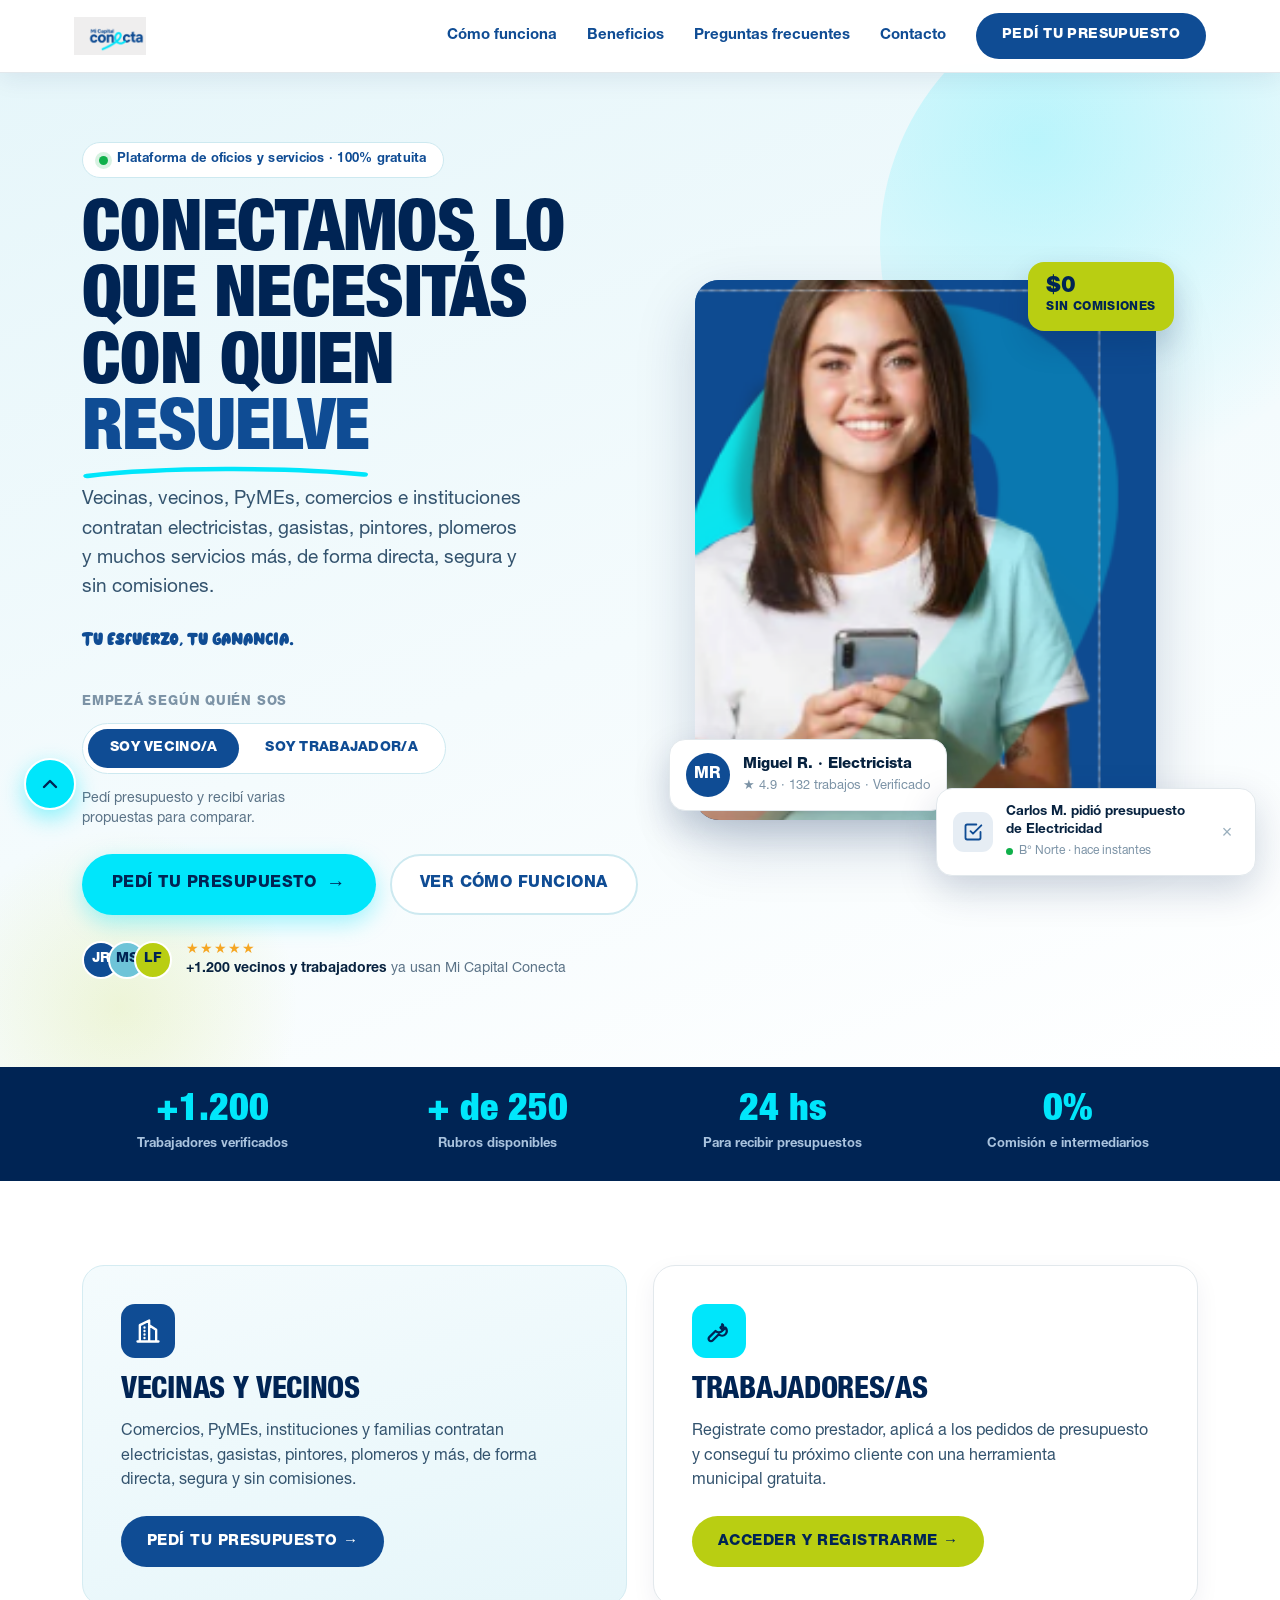
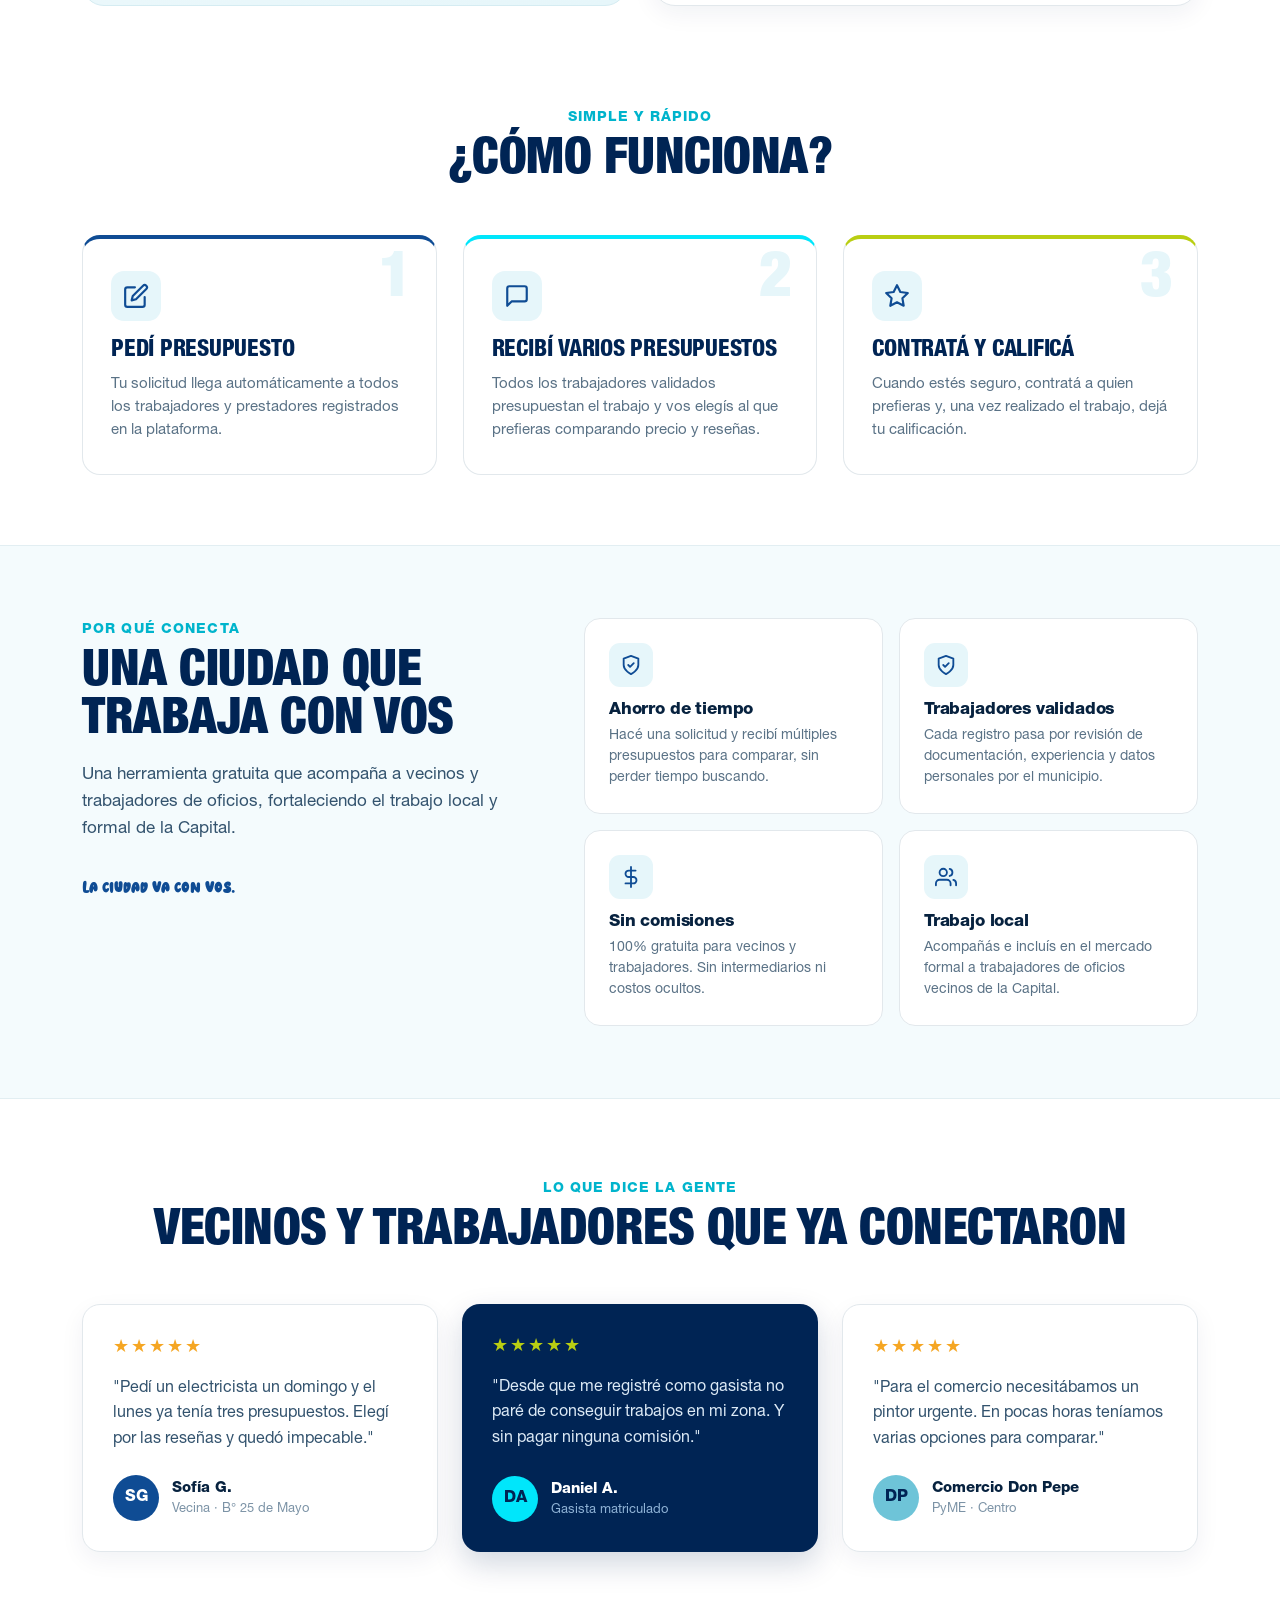
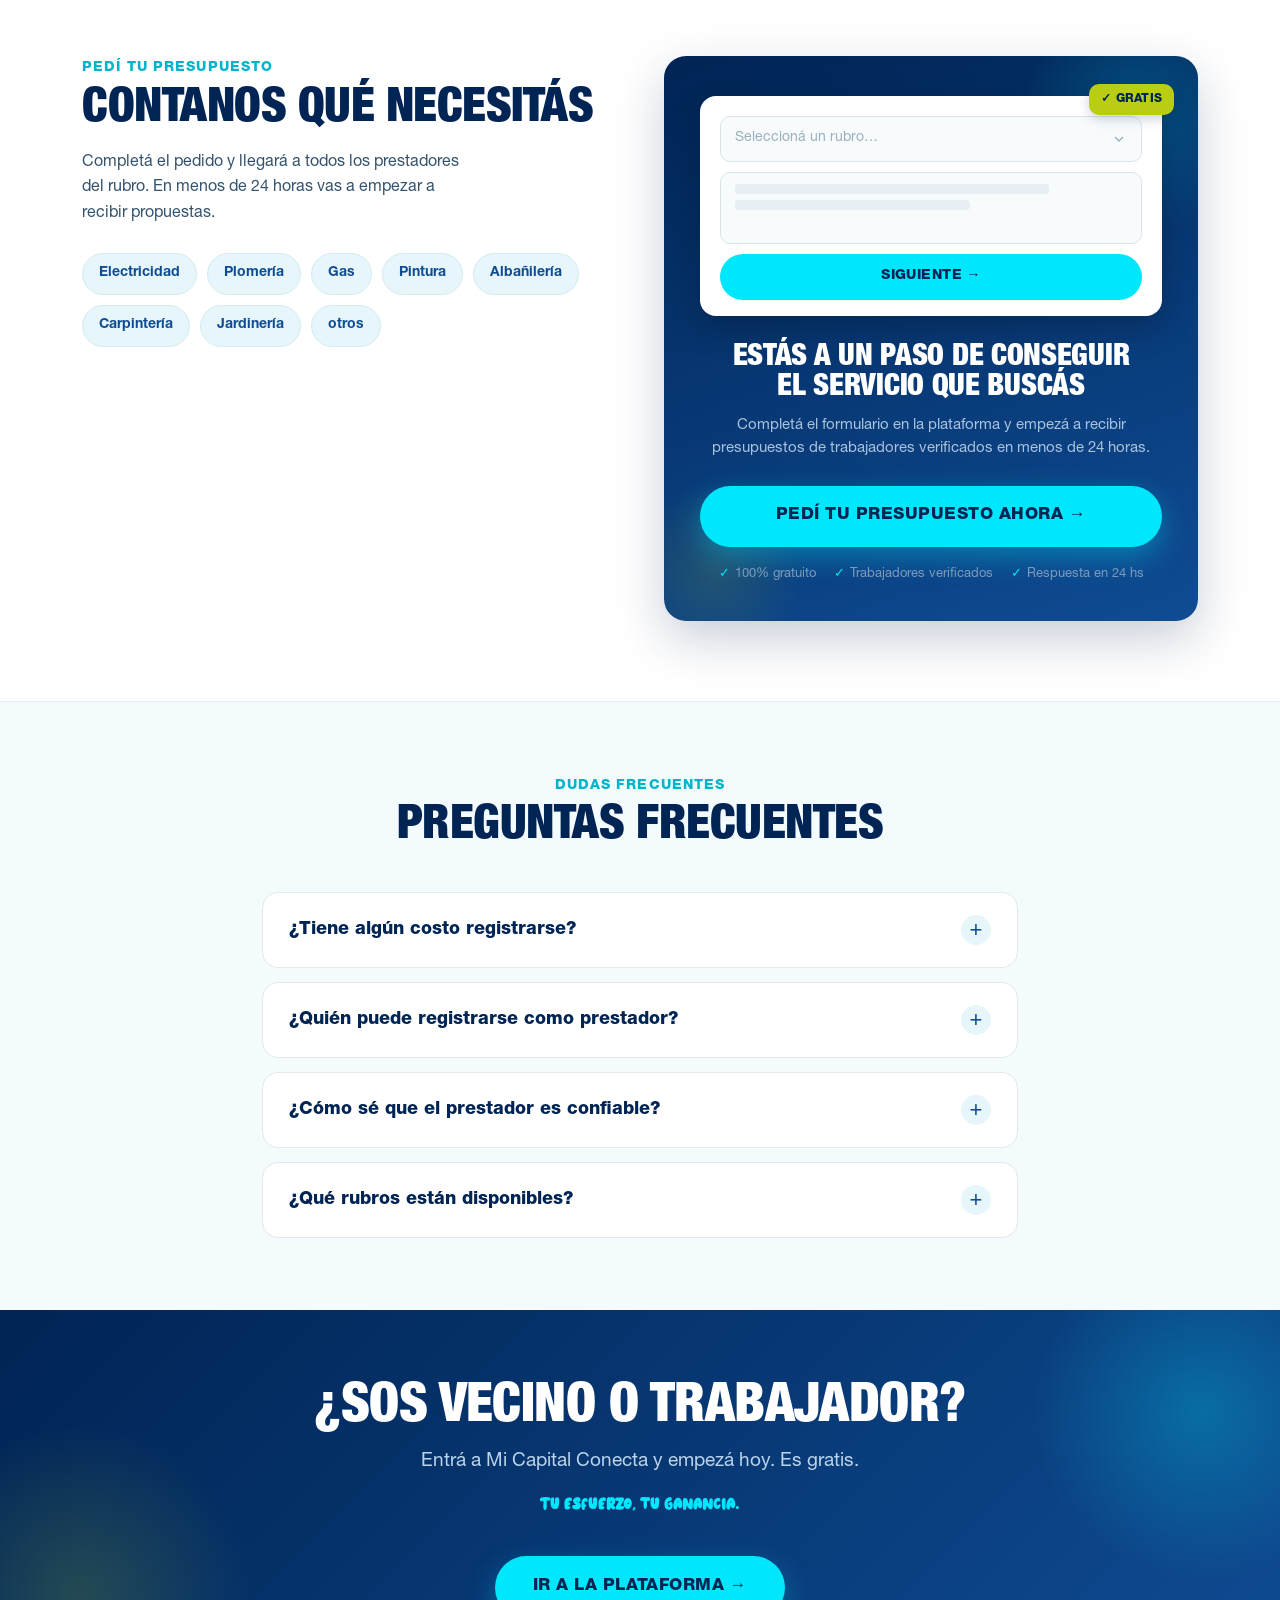
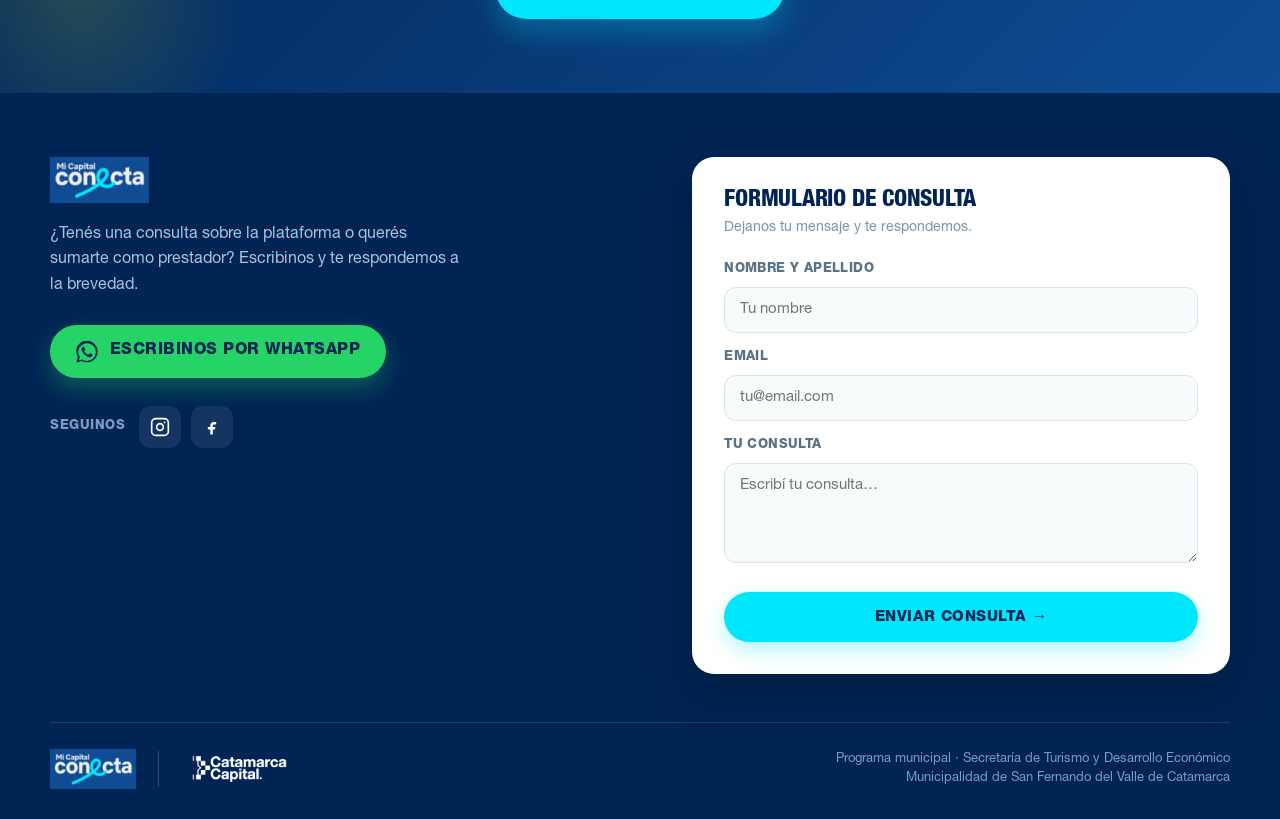
<file: index.html>
<!DOCTYPE html>
<html><head>
<meta charset="utf-8">
<meta http-equiv="refresh" content="0; url=project/index.html">
<script>window.location.replace("project/index.html")</script>
</head><body></body></html>
</file>
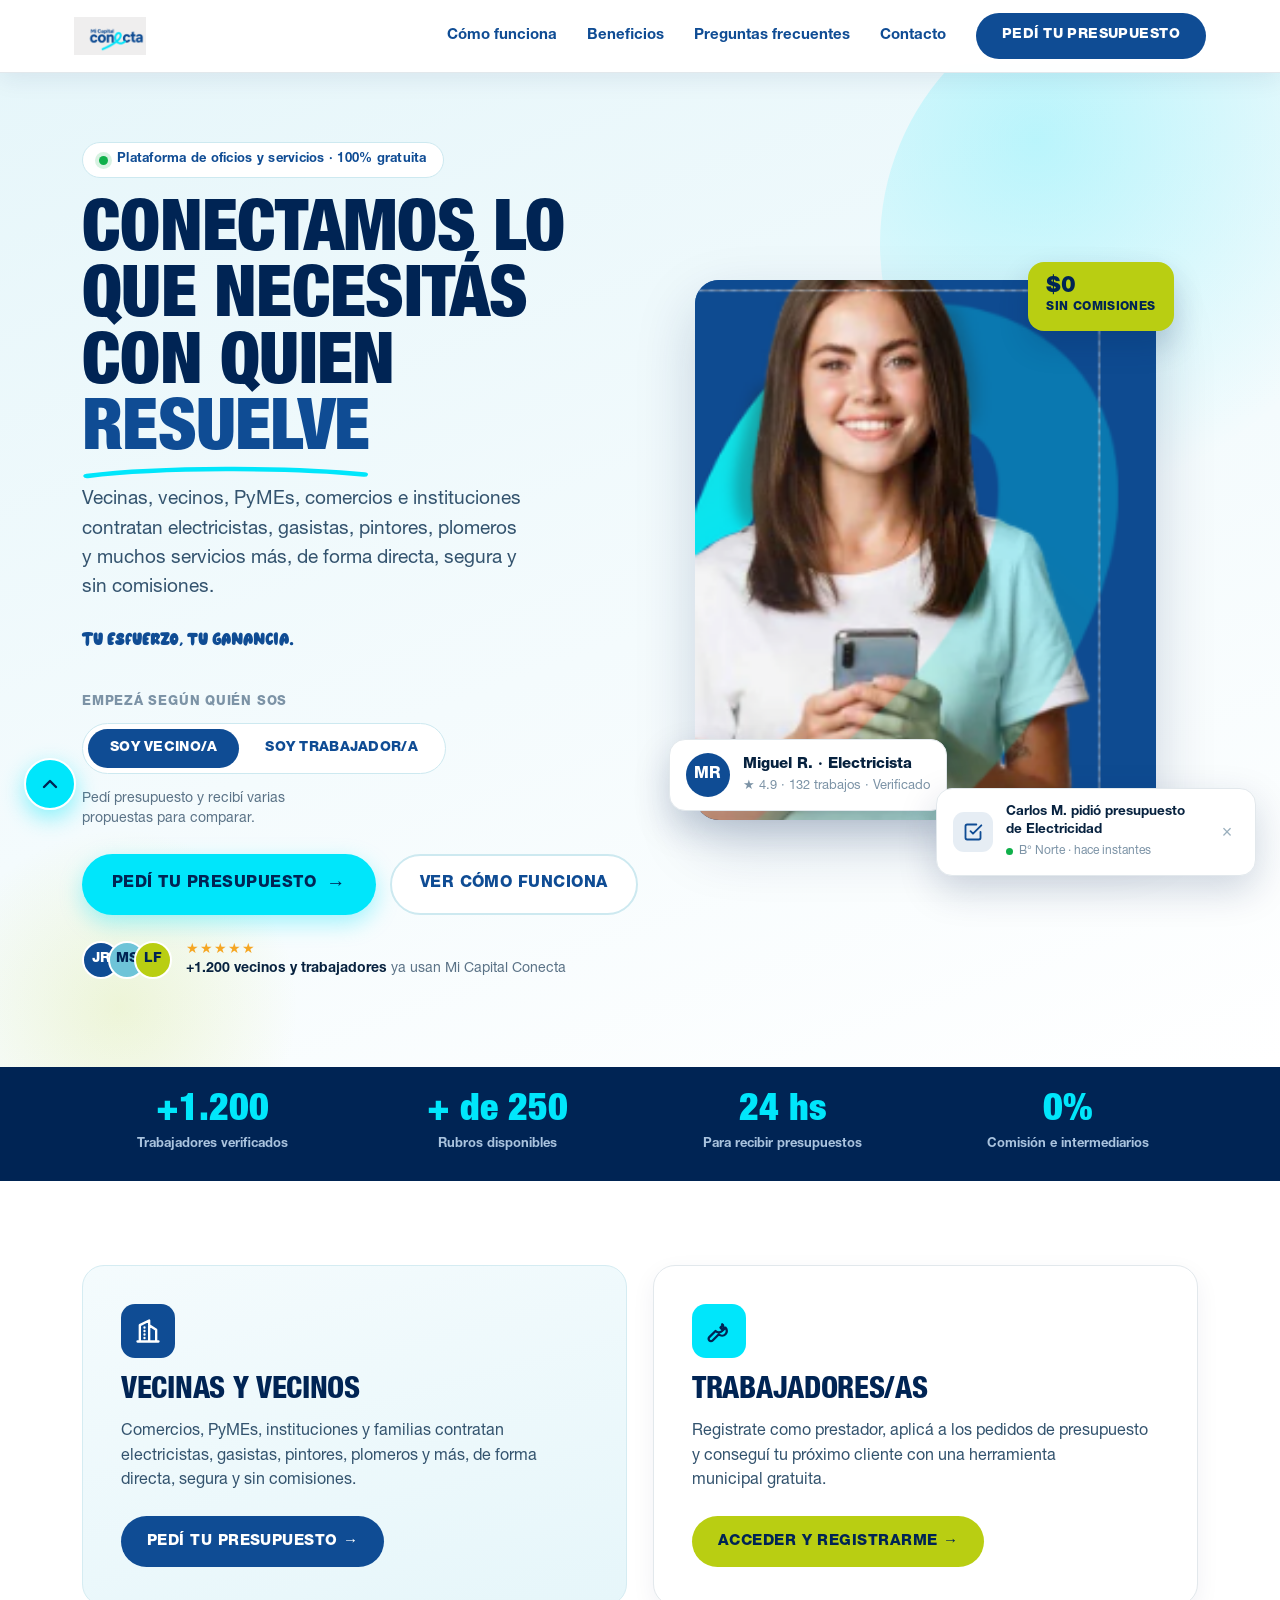
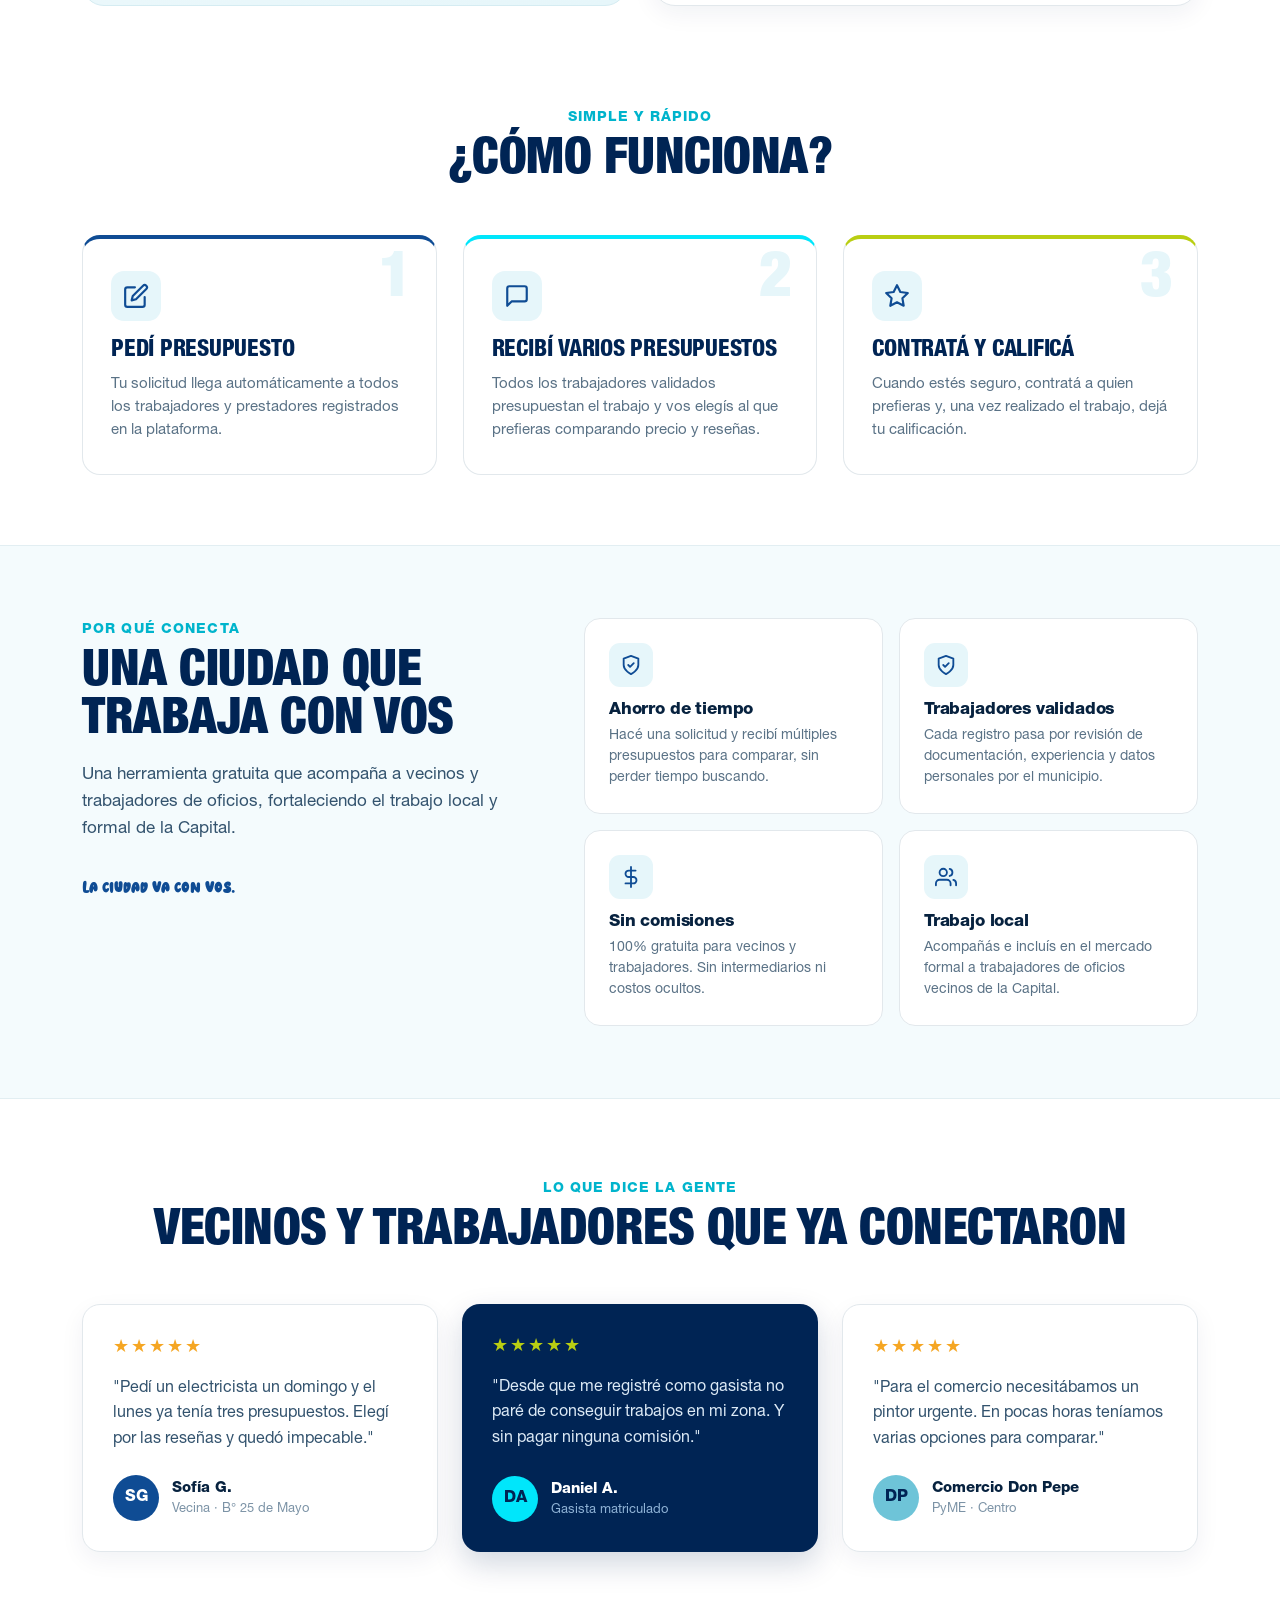
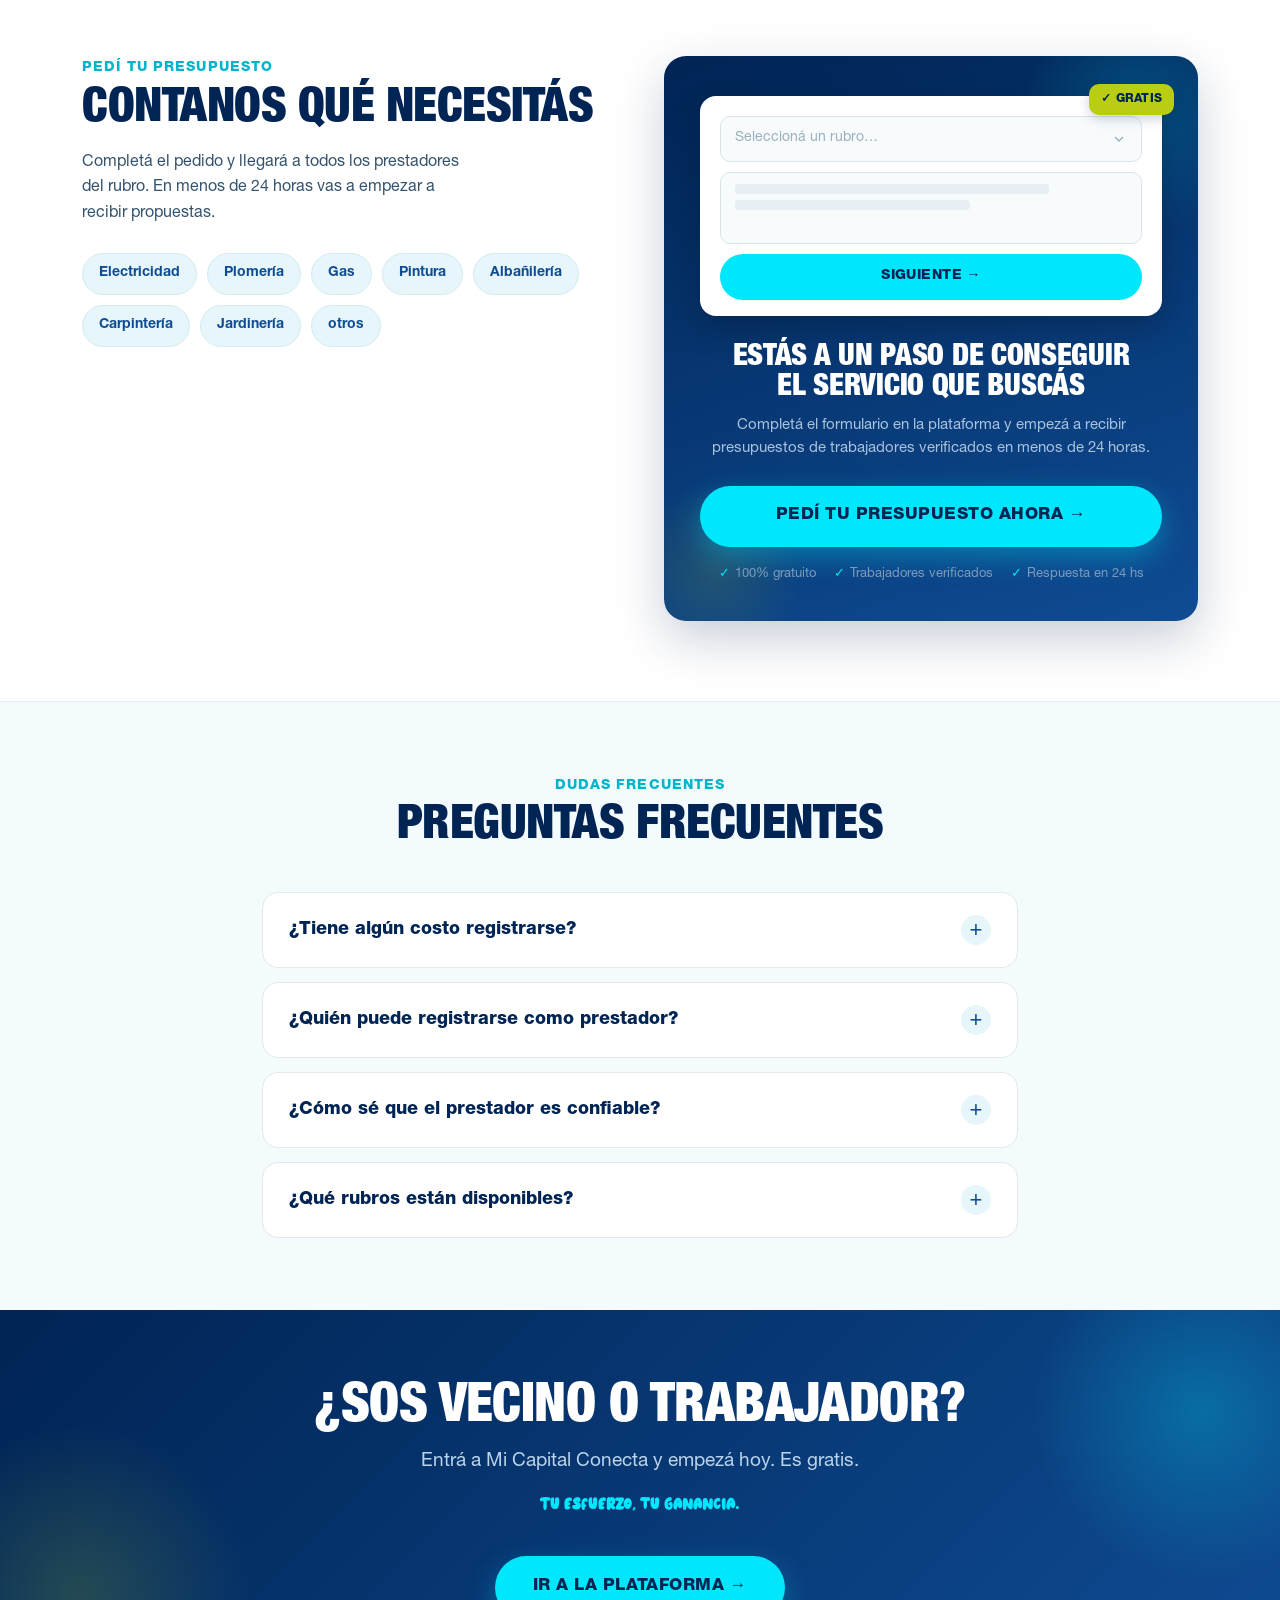
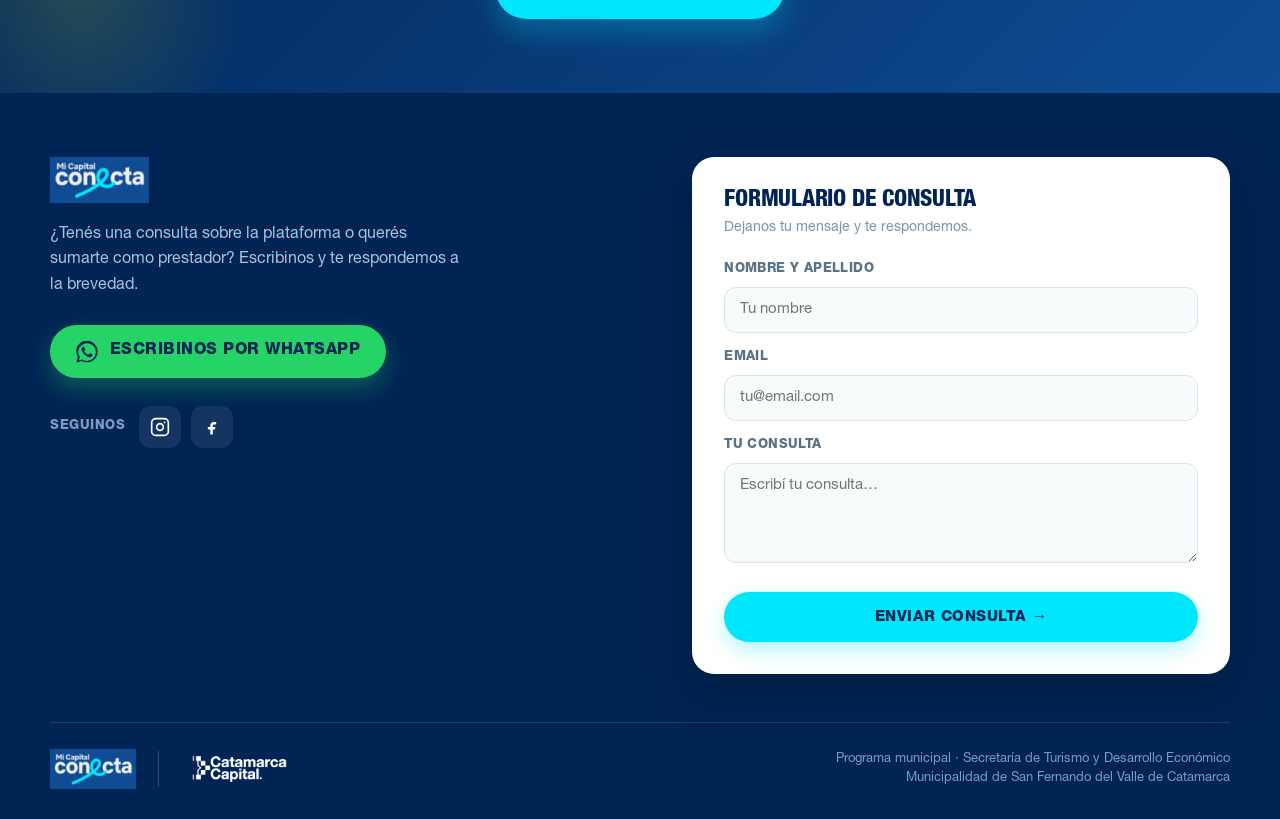
<file: project/index.html>
<!DOCTYPE html>
<html lang="es">
<head>
  <meta charset="utf-8">
  <meta name="viewport" content="width=device-width, initial-scale=1">
  <title>Mi Capital Conecta · Catamarca Capital</title>
  <link rel="stylesheet" href="_ds/catamarca-capital-design-system-7eade094-0d9d-4013-82f7-50d1be321b53/tokens/fonts.css">
  <link rel="stylesheet" href="_ds/catamarca-capital-design-system-7eade094-0d9d-4013-82f7-50d1be321b53/tokens/colors.css">
  <link rel="stylesheet" href="_ds/catamarca-capital-design-system-7eade094-0d9d-4013-82f7-50d1be321b53/tokens/typography.css">
  <link rel="stylesheet" href="_ds/catamarca-capital-design-system-7eade094-0d9d-4013-82f7-50d1be321b53/tokens/spacing.css">
  <link rel="stylesheet" href="_ds/catamarca-capital-design-system-7eade094-0d9d-4013-82f7-50d1be321b53/tokens/base.css">
  <link rel="stylesheet" href="_ds/catamarca-capital-design-system-7eade094-0d9d-4013-82f7-50d1be321b53/tokens/conecta.css">
  <link rel="stylesheet" href="_ds/catamarca-capital-design-system-7eade094-0d9d-4013-82f7-50d1be321b53/styles.css">
  <style>
    *, *::before, *::after { box-sizing: border-box; }
    html { scroll-behavior: smooth; }
    body { margin: 0; }
    #root { min-height: 100vh; }

    .mcc-link { position: relative; }
    .mcc-link::after {
      content: "";
      position: absolute;
      left: 0; bottom: -4px;
      height: 2px; width: 0;
      background: var(--mcc-cyan);
      transition: width .2s ease-out;
    }
    .mcc-link:hover::after { width: 100%; }

    @keyframes toastIn {
      from { opacity: 0; transform: translateY(14px) scale(.96); }
      to   { opacity: 1; transform: translateY(0) scale(1); }
    }
    @keyframes livePulse {
      0%,100% { box-shadow: 0 0 0 0 rgba(15,176,74,.45); }
      50%      { box-shadow: 0 0 0 5px rgba(15,176,74,0); }
    }
    @keyframes fadeSlideIn {
      from { opacity: 0; transform: translateY(8px); }
      to   { opacity: 1; transform: translateY(0); }
    }

    /* FAQ accordion */
    .faq-answer {
      display: grid;
      grid-template-rows: 0fr;
      transition: grid-template-rows .22s ease-out;
    }
    .faq-answer.open {
      grid-template-rows: 1fr;
    }
    .faq-answer > div { overflow: hidden; }

    /* Form inputs */
    .mcc-input {
      width: 100%;
      font-family: var(--font-sans);
      font-size: 15px;
      color: #07223F;
      background: #F8FBFC;
      border: 1.5px solid #D9E4EA;
      border-radius: 12px;
      padding: 13px 15px;
      outline: none;
      transition: border-color .15s;
    }
    .mcc-input:focus { border-color: #0F4C94; background: #fff; }
    .mcc-input.error { border-color: #E0457B; }
    .mcc-input[disabled] { opacity: .55; cursor: not-allowed; }

    /* ── Mobile ──────────────────────────────────────────── */
    @media (max-width: 768px) {
      body, #root { overflow-x: hidden; }

      /* Nav */
      .nav-desktop  { display: none !important; }
      .nav-hamburger { display: block !important; }

      /* Hero */
      .hero-grid {
        grid-template-columns: 1fr !important;
        padding: 0 16px 44px !important;
        gap: 0 !important;
      }
      .hero-photo   { display: none; }
      .hero-h1      { font-size: 2rem !important; line-height: 1.08 !important; }
      .hero-claim   { display: none !important; }
      .hero-trust   { display: none !important; }
      .hero-ctas    { flex-direction: column !important; gap: 10px !important; }
      .hero-ctas a  { width: 100% !important; justify-content: center !important; }

      /* Stats */
      .stats-grid {
        grid-template-columns: repeat(2,1fr) !important;
        padding: 20px 16px !important;
        gap: 14px !important;
      }
      .stat-val { font-size: 1.75rem !important; }

      /* Grids → single column */
      .two-col       { grid-template-columns: 1fr !important; gap: 16px !important; }
      .three-col     { grid-template-columns: 1fr !important; gap: 14px !important; }
      .benefits-grid { grid-template-columns: 1fr !important; gap: 12px !important; }

      /* Section padding */
      .sec-inner {
        padding-left: 16px !important;
        padding-right: 16px !important;
        padding-top: 44px !important;
        padding-bottom: 44px !important;
      }

      /* Typography */
      .sec-h2 { font-size: 1.75rem !important; }

      /* Toast — escondido en mobile para no tapar contenido */
      .toast-el { display: none !important; }

      /* Back-to-top — derecha abajo */
      .back-to-top {
        right: 16px !important;
        left: auto !important;
        bottom: 16px !important;
      }
    }
  </style>
</head>
<body>
<div id="root" class="conecta"></div>

<script src="assets/js/react.production.min.js"></script>
<script src="assets/js/react-dom.production.min.js"></script>
<script>
(function() {
  const { useState, useEffect, useRef, useCallback } = React;
  const e = React.createElement;

  // ── Data ──────────────────────────────────────────────────────────────────

  const RUBROS = {
    'Electricidad': ['Instalación nueva', 'Reparación / arreglo', 'Tablero eléctrico', 'Iluminación', 'Otro'],
    'Plomería': ['Pérdidas / filtraciones', 'Destapaciones', 'Instalación de artefactos', 'Cañerías', 'Otro'],
    'Gas': ['Instalación de gas', 'Reparación', 'Calefón / termotanque', 'Detección de fugas', 'Otro'],
    'Pintura': ['Interior', 'Exterior / frente', 'Impermeabilización', 'Empapelado', 'Otro'],
    'Albañilería': ['Construcción', 'Refacción', 'Revoques', 'Colocación de pisos', 'Otro'],
    'Carpintería': ['Muebles a medida', 'Puertas y ventanas', 'Reparaciones', 'Placards', 'Otro'],
    'Jardinería': ['Mantenimiento', 'Poda', 'Diseño de jardín', 'Riego', 'Otro'],
    'Cuidados domiciliarios': ['Cuidado de adultos', 'Cuidado de niños', 'Acompañamiento', 'Otro'],
    'Otros': ['Cerrajería', 'Aire acondicionado', 'Limpieza', 'Mudanza / fletes', 'Otro'],
  };

  const ACTIVITIES = [
    { icon: 'req',   accent: '#0F4C94', text: 'Carlos M. pidió presupuesto de Electricidad',  meta: 'B° Norte · hace instantes' },
    { icon: 'new',   accent: '#0FB04A', text: 'Se registró un nuevo Plomero verificado',        meta: 'La Chacarita · hace 1 min' },
    { icon: 'quote', accent: '#00B4CC', text: 'Lucía F. recibió 4 presupuestos',                meta: 'Pintura · hace 2 min' },
    { icon: 'new',   accent: '#0FB04A', text: 'Se registró un nuevo Gasista matriculado',       meta: 'B° 25 de Mayo · hace 3 min' },
    { icon: 'req',   accent: '#0F4C94', text: 'Mariana pidió presupuesto de Albañilería',       meta: 'Centro · hace 4 min' },
    { icon: 'star',  accent: '#F5A623', text: 'José R. calificó un trabajo con ★★★★★',         meta: 'Carpintería · hace 5 min' },
    { icon: 'req',   accent: '#0F4C94', text: 'Un comercio pidió un Electricista urgente',      meta: 'Av. Belgrano · hace 6 min' },
  ];

  const ICON_PATHS = {
    req:   'M9 11l3 3L22 4 M21 12v7a2 2 0 0 1-2 2H5a2 2 0 0 1-2-2V5a2 2 0 0 1 2-2h11',
    new:   'M12 5v14 M5 12h14',
    quote: 'M21 15a2 2 0 0 1-2 2H7l-4 4V5a2 2 0 0 1 2-2h14a2 2 0 0 1 2 2z',
    star:  'M12 2l3.09 6.26L22 9.27l-5 4.87 1.18 6.88L12 17.77l-6.18 3.25L7 14.14 2 9.27l6.91-1.01L12 2z',
  };

  const FAQS = [
    { q: '¿Tiene algún costo registrarse?', a: 'No. Mi Capital Conecta es 100% gratuita tanto para los trabajadores como para los vecinos que buscan servicios.' },
    { q: '¿Quién puede registrarse como prestador?', a: 'Cualquier trabajador de oficio o prestador de servicios que resida en la Capital catamarqueña y cuente con la documentación requerida.' },
    { q: '¿Cómo sé que el prestador es confiable?', a: 'Los perfiles son verificados por el municipio. Además, los vecinos pueden dejar calificaciones y reseñas tras contratar cada servicio.' },
    { q: '¿Qué rubros están disponibles?', a: 'Electricidad, plomería, albañilería, pintura, gas, carpintería, jardinería, cuidados domiciliarios y más.' },
  ];

  // ── SVG helpers ───────────────────────────────────────────────────────────

  function Icon({ path, size = 24, stroke = 'currentColor', strokeWidth = 2 }) {
    return e('svg', {
      width: size, height: size, viewBox: '0 0 24 24',
      fill: 'none', stroke, strokeWidth, strokeLinecap: 'round', strokeLinejoin: 'round',
    }, e('path', { d: path }));
  }

  function IconPoly({ points, size = 24, stroke = 'currentColor', strokeWidth = 2 }) {
    return e('svg', {
      width: size, height: size, viewBox: '0 0 24 24',
      fill: 'none', stroke, strokeWidth, strokeLinecap: 'round', strokeLinejoin: 'round',
    }, e('polygon', { points }));
  }

  // ── ActivityToast ─────────────────────────────────────────────────────────

  function ActivityToast() {
    const [index, setIndex] = useState(0);
    const [closed, setClosed] = useState(false);
    const [key, setKey] = useState(0);

    useEffect(() => {
      const t = setInterval(() => {
        setIndex(i => (i + 1) % ACTIVITIES.length);
        setKey(k => k + 1);
      }, 4500);
      return () => clearInterval(t);
    }, []);

    if (closed) return null;

    const act = ACTIVITIES[index];
    return e('div', {
      key,
      className: 'toast-el',
      style: {
        position: 'fixed', right: 24, bottom: 24, zIndex: 50,
        width: 320, maxWidth: 'calc(100vw - 48px)',
        background: '#fff', border: '1px solid #E2E8EC', borderRadius: 16,
        boxShadow: '0 14px 38px rgba(0,36,84,.18)', padding: '14px 16px',
        display: 'flex', alignItems: 'center', gap: 13,
        animation: 'toastIn .5s cubic-bezier(.22,1.2,.36,1)',
      },
    },
      e('span', {
        style: {
          flex: 'none', width: 40, height: 40, borderRadius: 11,
          background: act.accent + '1A',
          display: 'flex', alignItems: 'center', justifyContent: 'center',
        },
      },
        e('svg', { width: 20, height: 20, viewBox: '0 0 24 24', fill: 'none', stroke: act.accent, strokeWidth: 2.2, strokeLinecap: 'round', strokeLinejoin: 'round' },
          e('path', { d: ICON_PATHS[act.icon] }))
      ),
      e('div', { style: { flex: 1, minWidth: 0 } },
        e('div', { style: { fontSize: 13.5, fontWeight: 700, lineHeight: 1.35, color: '#07223F' } }, act.text),
        e('div', { style: { display: 'flex', alignItems: 'center', gap: 6, marginTop: 3 } },
          e('span', { style: { width: 7, height: 7, borderRadius: 999, background: '#0FB04A', animation: 'livePulse 1.8s infinite' } }),
          e('span', { style: { fontSize: 12, color: '#7C93A6' } }, act.meta)
        )
      ),
      e('button', {
        onClick: () => setClosed(true),
        'aria-label': 'Cerrar',
        style: {
          flex: 'none', width: 24, height: 24, border: 'none', background: 'none',
          cursor: 'pointer', color: '#9AAFBD', fontSize: 18, lineHeight: 1, padding: 0,
        },
      }, '×')
    );
  }

  // ── Header ────────────────────────────────────────────────────────────────

  function Header() {
    const [open, setOpen] = useState(false);
    const close = () => setOpen(false);
    const NAV = [
      { href: '#como',     label: 'Cómo funciona' },
      { href: '#porque',   label: 'Beneficios' },
      { href: '#faq',      label: 'Preguntas frecuentes' },
      { href: '#contacto', label: 'Contacto' },
    ];
    return e('header', {
      style: { position: 'fixed', left: 0, right: 0, top: 0, zIndex: 40, background: 'rgba(255,255,255,.97)', backdropFilter: 'blur(12px)', borderBottom: '1px solid #E2E8EC', boxShadow: '0 6px 24px rgba(0,36,84,.08)' },
    },
      e('div', { style: { maxWidth: 1180, margin: '0 auto', padding: '13px 24px', display: 'flex', alignItems: 'center', justifyContent: 'space-between' } },
        e('img', { src: 'assets/conecta-color.png', alt: 'Mi Capital Conecta', style: { height: 38, width: 'auto', display: 'block' } }),

        // Desktop: links + CTA
        e('nav', { className: 'nav-desktop', style: { display: 'flex', alignItems: 'center', gap: 30 } },
          NAV.map((n, i) => e('a', { key: i, href: n.href, className: 'mcc-link', style: { fontSize: 15, fontWeight: 600, color: '#0F4C94', textDecoration: 'none' } }, n.label)),
          e('a', {
            href: 'https://catamarca.qxm.com.ar/pedido/nuevo',
            target: '_blank', rel: 'noopener',
            style: { fontFamily: 'var(--font-heading)', fontWeight: 800, fontSize: 14, textTransform: 'uppercase', letterSpacing: '.03em', color: '#fff', background: '#0F4C94', borderRadius: 999, padding: '12px 26px', textDecoration: 'none' },
          }, 'Pedí tu presupuesto')
        ),

        // Mobile: hamburguesa
        e('button', {
          onClick: () => setOpen(o => !o),
          className: 'nav-hamburger',
          'aria-label': open ? 'Cerrar menú' : 'Abrir menú',
          style: { display: 'none', border: 'none', background: 'none', cursor: 'pointer', padding: 6 },
        },
          open
            ? e('svg', { width: 26, height: 26, viewBox: '0 0 24 24', fill: 'none', stroke: '#0F4C94', strokeWidth: 2.5, strokeLinecap: 'round' }, e('line', { x1: 18, y1: 6, x2: 6, y2: 18 }), e('line', { x1: 6, y1: 6, x2: 18, y2: 18 }))
            : e('svg', { width: 26, height: 26, viewBox: '0 0 24 24', fill: 'none', stroke: '#0F4C94', strokeWidth: 2.5, strokeLinecap: 'round' }, e('line', { x1: 3, y1: 6, x2: 21, y2: 6 }), e('line', { x1: 3, y1: 12, x2: 21, y2: 12 }), e('line', { x1: 3, y1: 18, x2: 21, y2: 18 }))
        )
      ),
      // Menú desplegable mobile
      open && e('div', { style: { background: '#fff', borderTop: '1px solid #E2E8EC' } },
        NAV.map((n, i) => e('a', {
          key: i, href: n.href, onClick: close,
          style: { display: 'block', padding: '15px 24px', fontSize: 16, fontWeight: 700, color: '#0F4C94', textDecoration: 'none', borderBottom: '1px solid #F0F4F7' },
        }, n.label)),
        e('div', { style: { padding: '16px 24px' } },
          e('a', {
            href: 'https://catamarca.qxm.com.ar/pedido/nuevo',
            target: '_blank', rel: 'noopener', onClick: close,
            style: { display: 'block', textAlign: 'center', fontFamily: 'var(--font-heading)', fontWeight: 800, fontSize: 15, textTransform: 'uppercase', letterSpacing: '.03em', color: '#fff', background: '#0F4C94', borderRadius: 999, padding: '15px', textDecoration: 'none' },
          }, 'Pedí tu presupuesto →')
        )
      )
    );
  }

  // ── Hero ──────────────────────────────────────────────────────────────────

  function Hero({ audience, setAudience }) {
    const isVecino = audience === 'vecino';

    const audienceText = isVecino
      ? 'Vecinas, vecinos, PyMEs, comercios e instituciones contratan electricistas, gasistas, pintores, plomeros y muchos servicios más, de forma directa, segura y sin comisiones.'
      : 'Registrate como trabajador o proveedor, aplicá a los pedidos de presupuesto y conseguí tu próximo cliente con una herramienta municipal totalmente gratuita.';

    const audienceCta = isVecino ? 'Pedí tu presupuesto' : 'Quiero registrarme';
    const audienceHint = isVecino
      ? 'Pedí presupuesto y recibí varias propuestas para comparar.'
      : 'Registrate gratis y aplicá a los pedidos de tu zona.';

    function TabBtn({ label, active, onClick }) {
      return e('button', {
        onClick,
        style: {
          fontFamily: 'var(--font-heading)', fontWeight: 800, fontSize: 14,
          textTransform: 'uppercase', letterSpacing: '.02em', cursor: 'pointer',
          border: 'none', borderRadius: 999, padding: '11px 22px',
          transition: 'all .18s ease-out',
          background: active ? '#0F4C94' : 'transparent',
          color: active ? '#fff' : '#0F4C94',
        },
      }, label);
    }

    return e('section', {
      id: 'top',
      style: {
        position: 'relative',
        background: 'linear-gradient(160deg,#E6F6FA 0%,#F4FBFD 55%,#ffffff 100%)',
        overflow: 'hidden', paddingTop: 78,
      },
    },
      // Decorative blobs
      e('div', { style: { position: 'absolute', right: -120, top: -80, width: 520, height: 520, borderRadius: '50%', background: 'radial-gradient(circle at 30% 30%,rgba(0,230,251,.22),rgba(0,230,251,0) 70%)' } }),
      e('div', { style: { position: 'absolute', left: -60, bottom: -120, width: 360, height: 360, borderRadius: '50%', background: 'radial-gradient(circle at 50% 50%,rgba(185,206,18,.16),rgba(185,206,18,0) 70%)' } }),

      e('div', {
        className: 'hero-grid',
        style: { position: 'relative', maxWidth: 1180, margin: '0 auto', padding: '0 32px 88px', display: 'grid', gridTemplateColumns: '1.05fr .95fr', gap: 56, alignItems: 'center' },
      },
        // Left column
        e('div', null,
          // Live badge
          e('div', {
            style: { display: 'inline-flex', alignItems: 'center', gap: 9, background: '#fff', border: '1px solid #CDE9F0', borderRadius: 999, padding: '7px 16px', marginBottom: 24 },
          },
            e('span', { style: { width: 9, height: 9, borderRadius: 999, background: '#0FB04A', boxShadow: '0 0 0 4px rgba(15,176,74,.16)' } }),
            e('span', { style: { fontSize: 13, fontWeight: 700, letterSpacing: '.02em', color: '#0F4C94' } }, 'Plataforma de oficios y servicios · 100% gratuita')
          ),

          // H1
          e('h1', {
            className: 'hero-h1',
            style: { fontFamily: 'var(--font-condensed)', fontWeight: 900, textTransform: 'uppercase', lineHeight: .92, letterSpacing: '-.01em', fontSize: 72, color: '#002454', margin: '0 0 18px' },
          },
            'Conectamos lo que necesitás con quien ',
            e('span', { style: { color: '#0F4C94', position: 'relative' } },
              'resuelve',
              e('svg', { viewBox: '0 0 220 24', style: { position: 'absolute', left: 0, bottom: -12, width: '100%', height: 18 }, preserveAspectRatio: 'none' },
                e('path', { d: 'M4 16 C 60 4, 160 4, 216 14', fill: 'none', stroke: '#00E6FB', strokeWidth: 6, strokeLinecap: 'round' })
              )
            )
          ),

          e('p', { style: { fontSize: 19, lineHeight: 1.55, color: '#33536E', maxWidth: 520, margin: '18px 0 14px' } }, audienceText),
          e('p', { className: 'hero-claim', style: { fontFamily: 'var(--font-claim)', fontSize: 30, color: '#0F4C94', margin: '0 0 30px' } }, 'Tu esfuerzo, tu ganancia.'),

          // Audience toggle
          e('div', { style: { marginBottom: 24 } },
            e('div', { style: { fontFamily: 'var(--font-heading)', fontWeight: 800, textTransform: 'uppercase', letterSpacing: '.06em', fontSize: 13, color: '#7C93A6', marginBottom: 10 } }, 'Empezá según quién sos'),
            e('div', { style: { display: 'flex', flexWrap: 'wrap', gap: 16, alignItems: 'center' } },
              e('div', { style: { display: 'inline-flex', background: '#fff', border: '1px solid #CDE9F0', borderRadius: 999, padding: 5, gap: 4 } },
                e(TabBtn, { label: 'Soy vecino/a',     active: isVecino,  onClick: () => setAudience('vecino') }),
                e(TabBtn, { label: 'Soy trabajador/a', active: !isVecino, onClick: () => setAudience('trabajador') })
              ),
              e('span', { style: { fontSize: 14, lineHeight: 1.4, color: '#5A7286', maxWidth: 240 } }, audienceHint)
            )
          ),

          // CTAs
          e('div', { className: 'hero-ctas', style: { display: 'flex', gap: 14, flexWrap: 'nowrap', alignItems: 'stretch' } },
            e('a', {
              href: isVecino ? 'https://catamarca.qxm.com.ar/pedido/nuevo' : 'https://catamarca.qxm.com.ar/registro/trabajadores/legales',
              target: '_blank', rel: 'noopener',
              style: { display: 'inline-flex', alignItems: 'center', gap: 10, fontFamily: 'var(--font-heading)', fontWeight: 800, fontSize: 16, textTransform: 'uppercase', letterSpacing: '.03em', color: '#002454', background: '#00E6FB', borderRadius: 999, padding: '16px 30px', textDecoration: 'none', boxShadow: '0 8px 22px rgba(0,230,251,.35)' },
            }, audienceCta, e('span', { style: { fontSize: 19 } }, '→')),
            e('a', {
              href: '#como',
              style: { display: 'inline-flex', alignItems: 'center', fontFamily: 'var(--font-heading)', fontWeight: 800, fontSize: 16, textTransform: 'uppercase', letterSpacing: '.03em', color: '#0F4C94', background: '#fff', border: '2px solid #CDE9F0', borderRadius: 999, padding: '14px 28px', textDecoration: 'none' },
            }, 'Ver cómo funciona')
          ),

          // Trust row
          e('div', { className: 'hero-trust', style: { display: 'flex', alignItems: 'center', gap: 14, marginTop: 26 } },
            e('div', { style: { display: 'flex' } },
              e('span', { style: { width: 38, height: 38, borderRadius: '50%', background: '#0F4C94', color: '#fff', fontFamily: 'var(--font-heading)', fontWeight: 800, fontSize: 14, display: 'flex', alignItems: 'center', justifyContent: 'center', border: '2px solid #fff' } }, 'JR'),
              e('span', { style: { width: 38, height: 38, borderRadius: '50%', background: '#6EC4D8', color: '#002454', fontFamily: 'var(--font-heading)', fontWeight: 800, fontSize: 14, display: 'flex', alignItems: 'center', justifyContent: 'center', border: '2px solid #fff', marginLeft: -12 } }, 'MS'),
              e('span', { style: { width: 38, height: 38, borderRadius: '50%', background: '#B9CE12', color: '#002454', fontFamily: 'var(--font-heading)', fontWeight: 800, fontSize: 14, display: 'flex', alignItems: 'center', justifyContent: 'center', border: '2px solid #fff', marginLeft: -12 } }, 'LF')
            ),
            e('div', { style: { fontSize: 14, lineHeight: 1.35, color: '#5A7286' } },
              e('span', { style: { color: '#F5A623', letterSpacing: 1 } }, '★★★★★'),
              e('br'),
              e('strong', { style: { color: '#07223F' } }, '+1.200 vecinos y trabajadores'),
              ' ya usan Mi Capital Conecta'
            )
          )
        ),

        // Right column — photo + floating cards
        e('div', { className: 'hero-photo', style: { position: 'relative', width: 461, height: 561 } },
          e('img', {
            src: isVecino ? 'assets/hero-chica.png' : 'assets/hero-trabajador-foto.jpg',
            alt: isVecino ? 'Vecina usando Mi Capital Conecta' : 'Trabajador realizando un oficio',
            style: {
              display: 'block', width: '100%', height: 540,
              objectFit: 'cover', objectPosition: isVecino ? '50% 15%' : '50% 35%',
              borderRadius: 24, boxShadow: '0 24px 60px rgba(0,36,84,.18)',
              background: 'linear-gradient(150deg,#0F4C94,#002454)',
            },
          }),

          // Chip card
          e('div', {
            style: { position: 'absolute', left: -26, bottom: 30, background: '#fff', border: '1px solid #E2E8EC', borderRadius: 16, boxShadow: '0 16px 36px rgba(0,36,84,.18)', padding: '13px 16px', display: 'flex', alignItems: 'center', gap: 13 },
          },
            e('span', {
              style: { width: 44, height: 44, borderRadius: '50%', background: isVecino ? '#0F4C94' : '#B9CE12', color: isVecino ? '#fff' : '#002454', fontFamily: 'var(--font-heading)', fontWeight: 800, display: 'flex', alignItems: 'center', justifyContent: 'center', fontSize: 16 },
            }, isVecino ? 'MR' : 'E'),
            e('div', null,
              e('div', { style: { fontWeight: 800, fontSize: 15, color: '#07223F' } }, isVecino ? 'Miguel R. · Electricista' : 'Nuevo pedido · Electricidad'),
              e('div', { style: { fontSize: 13, color: '#7C93A6' } }, isVecino ? '★ 4.9 · 132 trabajos · Verificado' : 'A 1,2 km de vos · hace 5 min')
            )
          ),

          // $0 badge
          e('div', {
            style: { position: 'absolute', top: -18, right: -18, background: '#B9CE12', color: '#002454', borderRadius: 16, padding: '14px 18px', boxShadow: '0 14px 30px rgba(0,36,84,.2)' },
          },
            e('div', { style: { fontFamily: 'var(--font-heading)', fontWeight: 900, fontSize: 22, lineHeight: 1 } }, '$0'),
            e('div', { style: { fontSize: 12, fontWeight: 800, textTransform: 'uppercase', letterSpacing: '.03em' } }, 'Sin comisiones')
          )
        )
      )
    );
  }

  // ── Stats strip ───────────────────────────────────────────────────────────

  function StatsStrip() {
    const stats = [
      { val: '+1.200', label: 'Trabajadores verificados' },
      { val: '+ de 250', label: 'Rubros disponibles' },
      { val: '24 hs', label: 'Para recibir presupuestos' },
      { val: '0%', label: 'Comisión e intermediarios' },
    ];
    return e('section', { style: { background: '#002454' } },
      e('div', {
        className: 'stats-grid',
        style: { maxWidth: 1180, margin: '0 auto', padding: '26px 32px', display: 'grid', gridTemplateColumns: 'repeat(4,1fr)', gap: 24 },
      },
        stats.map((s, i) => e('div', { key: i, style: { textAlign: 'center' } },
          e('div', { className: 'stat-val', style: { fontFamily: 'var(--font-condensed)', fontWeight: 900, fontSize: 38, color: '#00E6FB', lineHeight: 1 } }, s.val),
          e('div', { style: { fontSize: 13, fontWeight: 700, color: '#A9C3DE', marginTop: 4 } }, s.label)
        ))
      )
    );
  }

  // ── Two audiences ─────────────────────────────────────────────────────────

  function TwoAudiences() {
    return e('section', { className: 'sec-inner', style: { maxWidth: 1180, margin: '0 auto', padding: '84px 32px 30px' } },
      e('div', {
        className: 'two-col',
        style: { display: 'grid', gridTemplateColumns: '1fr 1fr', gap: 26 },
      },
        e('div', { style: { background: 'linear-gradient(165deg,#F4FBFD,#E6F6FA)', border: '1px solid #D5ECF2', borderRadius: 22, padding: 38 } },
          e('span', { style: { display: 'inline-flex', width: 54, height: 54, borderRadius: 14, background: '#0F4C94', alignItems: 'center', justifyContent: 'center', marginBottom: 18 } },
            e('svg', { width: 28, height: 28, viewBox: '0 0 24 24', fill: 'none', stroke: '#fff', strokeWidth: 2, strokeLinecap: 'round', strokeLinejoin: 'round' },
              e('path', { d: 'M3 21h18M5 21V7l8-4v18M19 21V11l-6-4' }),
              e('path', { d: 'M9 9v.01M9 12v.01M9 15v.01M9 18v.01' })
            )
          ),
          e('h3', { style: { fontFamily: 'var(--font-condensed)', fontWeight: 800, textTransform: 'uppercase', fontSize: 30, color: '#002454', margin: '0 0 10px' } }, 'Vecinas y vecinos'),
          e('p', { style: { fontSize: 16, lineHeight: 1.55, color: '#33536E', margin: '0 0 22px' } }, 'Comercios, PyMEs, instituciones y familias contratan electricistas, gasistas, pintores, plomeros y más, de forma directa, segura y sin comisiones.'),
          e('a', { href: 'https://catamarca.qxm.com.ar/pedido/nuevo', target: '_blank', rel: 'noopener', style: { display: 'inline-flex', alignItems: 'center', gap: 8, fontFamily: 'var(--font-heading)', fontWeight: 800, textTransform: 'uppercase', letterSpacing: '.03em', fontSize: 15, color: '#fff', background: '#0F4C94', borderRadius: 999, padding: '14px 26px', textDecoration: 'none' } }, 'Pedí tu presupuesto →')
        ),
        e('div', { style: { background: '#fff', border: '1px solid #E2E8EC', borderRadius: 22, padding: 38, boxShadow: '0 8px 24px rgba(0,36,84,.06)' } },
          e('span', { style: { display: 'inline-flex', width: 54, height: 54, borderRadius: 14, background: '#00E6FB', alignItems: 'center', justifyContent: 'center', marginBottom: 18 } },
            e('svg', { width: 28, height: 28, viewBox: '0 0 24 24', fill: 'none', stroke: '#002454', strokeWidth: 2, strokeLinecap: 'round', strokeLinejoin: 'round' },
              e('path', { d: 'M14.7 6.3a4 4 0 0 1-5.66 5.66l-5.34 5.34a2 2 0 1 0 2.83 2.83l5.34-5.34a4 4 0 0 0 5.66-5.66l-2.12 2.12-2.12-2.12 2.12-2.12z' })
            )
          ),
          e('h3', { style: { fontFamily: 'var(--font-condensed)', fontWeight: 800, textTransform: 'uppercase', fontSize: 30, color: '#002454', margin: '0 0 10px' } }, 'Trabajadores/as'),
          e('p', { style: { fontSize: 16, lineHeight: 1.55, color: '#33536E', margin: '0 0 22px' } }, 'Registrate como prestador, aplicá a los pedidos de presupuesto y conseguí tu próximo cliente con una herramienta municipal gratuita.'),
          e('a', { href: 'https://catamarca.qxm.com.ar/registro/trabajadores/legales', target: '_blank', rel: 'noopener', style: { display: 'inline-flex', alignItems: 'center', gap: 8, fontFamily: 'var(--font-heading)', fontWeight: 800, textTransform: 'uppercase', letterSpacing: '.03em', fontSize: 15, color: '#002454', background: '#B9CE12', borderRadius: 999, padding: '14px 26px', textDecoration: 'none' } }, 'Acceder y registrarme →')
        )
      )
    );
  }

  // ── How it works ──────────────────────────────────────────────────────────

  function HowItWorks() {
    const steps = [
      {
        num: '1', topColor: '#0F4C94',
        iconPath: 'M11 4H4a2 2 0 0 0-2 2v14a2 2 0 0 0 2 2h14a2 2 0 0 0 2-2v-7 M18.5 2.5a2.12 2.12 0 0 1 3 3L12 15l-4 1 1-4z',
        title: 'Pedí presupuesto',
        desc: 'Tu solicitud llega automáticamente a todos los trabajadores y prestadores registrados en la plataforma.',
      },
      {
        num: '2', topColor: '#00E6FB',
        iconPath: 'M21 15a2 2 0 0 1-2 2H7l-4 4V5a2 2 0 0 1 2-2h14a2 2 0 0 1 2 2z',
        title: 'Recibí varios presupuestos',
        desc: 'Todos los trabajadores validados presupuestan el trabajo y vos elegís al que prefieras comparando precio y reseñas.',
      },
      {
        num: '3', topColor: '#B9CE12',
        iconPoly: '12 2 15.09 8.26 22 9.27 17 14.14 18.18 21.02 12 17.77 5.82 21.02 7 14.14 2 9.27 8.91 8.26 12 2',
        title: 'Contratá y calificá',
        desc: 'Cuando estés seguro, contratá a quien prefieras y, una vez realizado el trabajo, dejá tu calificación.',
      },
    ];

    return e('section', { id: 'como', className: 'sec-inner', style: { maxWidth: 1180, margin: '0 auto', padding: '70px 32px' } },
      e('div', { style: { textAlign: 'center', marginBottom: 48 } },
        e('span', { style: { fontFamily: 'var(--font-heading)', fontWeight: 800, textTransform: 'uppercase', letterSpacing: '.08em', fontSize: 14, color: '#00B4CC' } }, 'Simple y rápido'),
        e('h2', { className: 'sec-h2', style: { fontFamily: 'var(--font-condensed)', fontWeight: 900, textTransform: 'uppercase', fontSize: 50, color: '#002454', margin: '8px 0 0', lineHeight: .95 } }, '¿Cómo funciona?')
      ),
      e('div', {
        className: 'three-col',
        style: { display: 'grid', gridTemplateColumns: 'repeat(3,1fr)', gap: 26 },
      },
        steps.map((s, i) => e('div', {
          key: i,
          style: { position: 'relative', background: '#fff', border: '1px solid #E2E8EC', borderTop: `4px solid ${s.topColor}`, borderRadius: 18, padding: '32px 28px' },
        },
          e('div', { style: { fontFamily: 'var(--font-condensed)', fontWeight: 900, fontSize: 64, color: '#E6F6FA', lineHeight: .8, position: 'absolute', top: 18, right: 24 } }, s.num),
          e('span', { style: { display: 'inline-flex', width: 50, height: 50, borderRadius: 13, background: '#E6F6FA', alignItems: 'center', justifyContent: 'center', marginBottom: 18 } },
            s.iconPoly
              ? e('svg', { width: 26, height: 26, viewBox: '0 0 24 24', fill: 'none', stroke: '#0F4C94', strokeWidth: 2, strokeLinecap: 'round', strokeLinejoin: 'round' }, e('polygon', { points: s.iconPoly }))
              : e('svg', { width: 26, height: 26, viewBox: '0 0 24 24', fill: 'none', stroke: '#0F4C94', strokeWidth: 2, strokeLinecap: 'round', strokeLinejoin: 'round' }, e('path', { d: s.iconPath }))
          ),
          e('h3', { style: { fontFamily: 'var(--font-condensed)', fontWeight: 800, textTransform: 'uppercase', fontSize: 23, color: '#002454', margin: '0 0 8px' } }, s.title),
          e('p', { style: { fontSize: 15, lineHeight: 1.55, color: '#5A7286', margin: 0 } }, s.desc)
        ))
      )
    );
  }

  // ── Benefits ──────────────────────────────────────────────────────────────

  function Benefits() {
    const items = [
      { iconPath: 'M12 22s8-4 8-10V5l-8-3-8 3v7c0 6 8 10 8 10z M9 12l2 2 4-4', title: 'Ahorro de tiempo', desc: 'Hacé una solicitud y recibí múltiples presupuestos para comparar, sin perder tiempo buscando.' },
      { iconPath: 'M12 22s8-4 8-10V5l-8-3-8 3v7c0 6 8 10 8 10z M9 12l2 2 4-4', title: 'Trabajadores validados', desc: 'Cada registro pasa por revisión de documentación, experiencia y datos personales por el municipio.' },
      { iconPath: 'M12 1v22 M17 5H9.5a3.5 3.5 0 0 0 0 7h5a3.5 3.5 0 0 1 0 7H6', title: 'Sin comisiones', desc: '100% gratuita para vecinos y trabajadores. Sin intermediarios ni costos ocultos.' },
      { iconPath: 'M17 21v-2a4 4 0 0 0-4-4H5a4 4 0 0 0-4 4v2 M9 11a4 4 0 1 0 0-8 4 4 0 0 0 0 8z M23 21v-2a4 4 0 0 0-3-3.87 M16 3.13a4 4 0 0 1 0 7.75', title: 'Trabajo local', desc: 'Acompañás e incluís en el mercado formal a trabajadores de oficios vecinos de la Capital.' },
    ];

    return e('section', { id: 'porque', style: { background: '#F4FBFD', borderTop: '1px solid #E2EEF2', borderBottom: '1px solid #E2EEF2' } },
      e('div', { className: 'sec-inner', style: { maxWidth: 1180, margin: '0 auto', padding: '72px 32px' } },
        e('div', {
          className: 'two-col',
          style: { display: 'grid', gridTemplateColumns: '.85fr 1.15fr', gap: 48, alignItems: 'start' },
        },
          e('div', null,
            e('span', { style: { fontFamily: 'var(--font-heading)', fontWeight: 800, textTransform: 'uppercase', letterSpacing: '.08em', fontSize: 14, color: '#00B4CC' } }, 'Por qué Conecta'),
            e('h2', { className: 'sec-h2', style: { fontFamily: 'var(--font-condensed)', fontWeight: 900, textTransform: 'uppercase', fontSize: 50, color: '#002454', margin: '8px 0 16px', lineHeight: .95 } }, 'Una ciudad que trabaja con vos'),
            e('p', { style: { fontSize: 17, lineHeight: 1.6, color: '#33536E', margin: '0 0 24px' } }, 'Una herramienta gratuita que acompaña a vecinos y trabajadores de oficios, fortaleciendo el trabajo local y formal de la Capital.'),
            e('p', { style: { fontFamily: 'var(--font-claim)', fontSize: 26, color: '#0F4C94', margin: 0 } }, 'La ciudad va con vos.')
          ),
          e('div', {
            className: 'benefits-grid',
            style: { display: 'grid', gridTemplateColumns: '1fr 1fr', gap: 16 },
          },
            items.map((item, i) => e('div', { key: i, style: { background: '#fff', border: '1px solid #E2E8EC', borderRadius: 16, padding: 24 } },
              e('span', { style: { display: 'inline-flex', width: 44, height: 44, borderRadius: 11, background: '#E6F6FA', alignItems: 'center', justifyContent: 'center', marginBottom: 14 } },
                e('svg', { width: 22, height: 22, viewBox: '0 0 24 24', fill: 'none', stroke: '#0F4C94', strokeWidth: 2, strokeLinecap: 'round', strokeLinejoin: 'round' },
                  e('path', { d: item.iconPath }))
              ),
              e('h4', { style: { fontWeight: 800, fontSize: 17, color: '#07223F', margin: '0 0 6px' } }, item.title),
              e('p', { style: { fontSize: 14, lineHeight: 1.5, color: '#5A7286', margin: 0 } }, item.desc)
            ))
          )
        )
      )
    );
  }

  // ── Testimonials ──────────────────────────────────────────────────────────

  function Testimonials() {
    const cards = [
      { stars: '★★★★★', starColor: '#F5A623', quote: '"Pedí un electricista un domingo y el lunes ya tenía tres presupuestos. Elegí por las reseñas y quedó impecable."', initials: 'SG', avatarBg: '#0F4C94', avatarColor: '#fff', name: 'Sofía G.', sub: 'Vecina · B° 25 de Mayo', dark: false },
      { stars: '★★★★★', starColor: '#B9CE12', quote: '"Desde que me registré como gasista no paré de conseguir trabajos en mi zona. Y sin pagar ninguna comisión."', initials: 'DA', avatarBg: '#00E6FB', avatarColor: '#002454', name: 'Daniel A.', sub: 'Gasista matriculado', dark: true },
      { stars: '★★★★★', starColor: '#F5A623', quote: '"Para el comercio necesitábamos un pintor urgente. En pocas horas teníamos varias opciones para comparar."', initials: 'DP', avatarBg: '#6EC4D8', avatarColor: '#002454', name: 'Comercio Don Pepe', sub: 'PyME · Centro', dark: false },
    ];

    return e('section', { className: 'sec-inner', style: { maxWidth: 1180, margin: '0 auto', padding: '78px 32px 24px' } },
      e('div', { style: { textAlign: 'center', marginBottom: 46 } },
        e('span', { style: { fontFamily: 'var(--font-heading)', fontWeight: 800, textTransform: 'uppercase', letterSpacing: '.08em', fontSize: 14, color: '#00B4CC' } }, 'Lo que dice la gente'),
        e('h2', { className: 'sec-h2', style: { fontFamily: 'var(--font-condensed)', fontWeight: 900, textTransform: 'uppercase', fontSize: 50, color: '#002454', margin: '8px 0 0', lineHeight: .95 } }, 'Vecinos y trabajadores que ya conectaron')
      ),
      e('div', {
        className: 'three-col',
        style: { display: 'grid', gridTemplateColumns: 'repeat(3,1fr)', gap: 24 },
      },
        cards.map((c, i) => e('div', {
          key: i,
          style: {
            background: c.dark ? '#002454' : '#fff',
            border: c.dark ? 'none' : '1px solid #E2E8EC',
            borderRadius: 18, padding: 30,
            boxShadow: c.dark ? '0 12px 30px rgba(0,36,84,.18)' : '0 8px 24px rgba(0,36,84,.06)',
            display: 'flex', flexDirection: 'column',
          },
        },
          e('div', { style: { color: c.starColor, fontSize: 18, letterSpacing: 2, marginBottom: 14 } }, c.stars),
          e('p', { style: { fontSize: 16, lineHeight: 1.6, color: c.dark ? '#DCEAF6' : '#33536E', margin: '0 0 22px', flex: 1 } }, c.quote),
          e('div', { style: { display: 'flex', alignItems: 'center', gap: 13 } },
            e('span', { style: { width: 46, height: 46, borderRadius: '50%', background: c.avatarBg, color: c.avatarColor, fontFamily: 'var(--font-heading)', fontWeight: 800, display: 'flex', alignItems: 'center', justifyContent: 'center', fontSize: 16 } }, c.initials),
            e('div', null,
              e('div', { style: { fontWeight: 800, fontSize: 15, color: c.dark ? '#fff' : '#07223F' } }, c.name),
              e('div', { style: { fontSize: 13, color: c.dark ? '#8FB3D6' : '#7C93A6' } }, c.sub)
            )
          )
        ))
      )
    );
  }

  // ── Budget Form ───────────────────────────────────────────────────────────

  function BudgetForm() {
    const [form, setForm] = useState({ rubro: '', categoria: '', desc: '', fotos: [] });
    const [errors, setErrors] = useState({});
    const [sent, setSent] = useState(false);

    function setField(k, v) {
      setForm(f => {
        const next = { ...f, [k]: v };
        if (k === 'rubro') next.categoria = '';
        return next;
      });
      setErrors(e => ({ ...e, [k]: undefined }));
    }

    function addFotos(fileList) {
      const files = Array.from(fileList || []).slice(0, 5 - form.fotos.length);
      Promise.all(files.map(f => new Promise(res => {
        const r = new FileReader();
        r.onload = () => res({ name: f.name, url: r.result });
        r.readAsDataURL(f);
      }))).then(imgs => setForm(f => ({ ...f, fotos: [...f.fotos, ...imgs] })));
    }

    function removeFoto(i) {
      setForm(f => ({ ...f, fotos: f.fotos.filter((_, j) => j !== i) }));
    }

    function submit() {
      const errs = {};
      if (!form.rubro) errs.rubro = 'Elegí un rubro.';
      if (!form.categoria) errs.categoria = 'Elegí una categoría.';
      if (form.desc.trim().length < 10) errs.desc = 'Contanos un poco más (mín. 10 caracteres).';
      if (Object.keys(errs).length) { setErrors(errs); return; }
      window.open('https://catamarca.qxm.com.ar/pedido/nuevo', '_blank');
    }

    function renderField(label, name, type) {
      const err = errors[name];
      if (name === 'rubro') {
        return e('div', { key: name, style: { marginBottom: 16 } },
          e('label', { style: { display: 'block', fontSize: 13, fontWeight: 800, textTransform: 'uppercase', letterSpacing: '.03em', color: '#5A7286', marginBottom: 7 } }, label),
          e('select', { value: form.rubro, onChange: ev => setField('rubro', ev.target.value), className: 'mcc-input' + (err ? ' error' : '') },
            e('option', { value: '' }, 'Seleccioná un rubro…'),
            Object.keys(RUBROS).map(o => e('option', { key: o, value: o }, o))
          ),
          err && e('div', { style: { fontSize: 13, color: '#E0457B', marginTop: 6, fontWeight: 600 } }, err)
        );
      }
      if (name === 'categoria') {
        const opts = RUBROS[form.rubro] || [];
        return e('div', { key: name, style: { marginBottom: 16 } },
          e('label', { style: { display: 'block', fontSize: 13, fontWeight: 800, textTransform: 'uppercase', letterSpacing: '.03em', color: '#5A7286', marginBottom: 7 } }, label),
          e('select', { value: form.categoria, onChange: ev => setField('categoria', ev.target.value), disabled: !form.rubro, className: 'mcc-input' + (err ? ' error' : '') },
            e('option', { value: '' }, form.rubro ? 'Seleccioná una categoría…' : 'Elegí primero un rubro'),
            opts.map(o => e('option', { key: o, value: o }, o))
          ),
          err && e('div', { style: { fontSize: 13, color: '#E0457B', marginTop: 6, fontWeight: 600 } }, err)
        );
      }
      return e('div', { key: name, style: { marginBottom: 16 } },
        e('label', { style: { display: 'block', fontSize: 13, fontWeight: 800, textTransform: 'uppercase', letterSpacing: '.03em', color: '#5A7286', marginBottom: 7 } }, label),
        e('textarea', { value: form[name], onChange: ev => setField(name, ev.target.value), rows: 4, placeholder: 'Contanos qué necesitás. Ej: Necesito instalar 4 tomas y revisar el tablero del living.', className: 'mcc-input' + (err ? ' error' : ''), style: { resize: 'vertical', minHeight: 104 } }),
        err && e('div', { style: { fontSize: 13, color: '#E0457B', marginTop: 6, fontWeight: 600 } }, err)
      );
    }

    if (sent) {
      return e('div', { style: { textAlign: 'center', padding: '14px 6px' } },
        e('div', { style: { width: 70, height: 70, borderRadius: 999, background: '#E5F7EC', display: 'flex', alignItems: 'center', justifyContent: 'center', margin: '0 auto 20px' } },
          e('span', { style: { fontSize: 34, color: '#0FB04A' } }, '✓')
        ),
        e('h3', { style: { fontFamily: 'var(--font-condensed)', fontWeight: 800, textTransform: 'uppercase', fontSize: 28, color: '#002454', margin: '0 0 10px' } }, '¡Pedido enviado!'),
        e('p', { style: { fontSize: 16, lineHeight: 1.55, color: '#5A7286', margin: '0 0 8px' } },
          'Tu pedido de ' + (form.rubro || 'servicio') + (form.categoria ? ' · ' + form.categoria : '') + ' ya llegó a los prestadores de tu zona.'
        ),
        e('p', { style: { fontFamily: 'var(--font-claim)', fontSize: 22, color: '#0F4C94', margin: '0 0 24px' } }, 'Tu esfuerzo, tu ganancia.'),
        e('button', {
          onClick: () => { setSent(false); setForm({ rubro: '', categoria: '', desc: '', fotos: [] }); setErrors({}); },
          style: { fontFamily: 'var(--font-heading)', fontWeight: 800, fontSize: 15, textTransform: 'uppercase', letterSpacing: '.03em', color: '#0F4C94', background: '#fff', border: '2px solid #CDE9F0', borderRadius: 999, padding: '13px 26px', cursor: 'pointer' },
        }, 'Hacer otro pedido')
      );
    }

    return e('div', null,
      e('h3', { style: { fontFamily: 'var(--font-condensed)', fontWeight: 800, textTransform: 'uppercase', fontSize: 24, color: '#002454', margin: '0 0 4px' } }, '¿Qué servicio necesitás?'),
      e('p', { style: { fontSize: 14, color: '#7C93A6', margin: '0 0 22px' } }, 'Creá tu pedido y recibí presupuestos de profesionales. Gratis.'),
      renderField('Rubro', 'rubro'),
      renderField('Categoría', 'categoria'),
      renderField('Descripción del trabajo a realizar', 'desc', 'textarea'),

      // Photo upload
      e('div', { style: { marginBottom: 18 } },
        e('label', { style: { display: 'block', fontSize: 13, fontWeight: 800, textTransform: 'uppercase', letterSpacing: '.03em', color: '#5A7286', marginBottom: 7 } }, 'Agregá fotos del trabajo'),
        e('p', { style: { fontSize: 13, lineHeight: 1.45, color: '#9AAFBD', margin: '0 0 12px' } }, 'Es importante que subas fotos del lugar o artefacto a reparar para que sea más fácil presupuestar.'),
        e('div', { style: { display: 'flex', flexWrap: 'wrap', gap: 10 } },
          form.fotos.map((ph, i) => e('div', { key: i, style: { position: 'relative', width: 72, height: 72, borderRadius: 12, overflow: 'hidden', border: '1px solid #D9E4EA' } },
            e('img', { src: ph.url, alt: ph.name, style: { width: '100%', height: '100%', objectFit: 'cover' } }),
            e('button', {
              onClick: () => removeFoto(i),
              'aria-label': 'Quitar',
              style: { position: 'absolute', top: 3, right: 3, width: 20, height: 20, borderRadius: 999, border: 'none', background: 'rgba(0,36,84,.78)', color: '#fff', fontSize: 13, lineHeight: 1, cursor: 'pointer', display: 'flex', alignItems: 'center', justifyContent: 'center', padding: 0 },
            }, '×')
          )),
          form.fotos.length < 5 && e('label', {
            style: { width: 72, height: 72, borderRadius: 12, border: '1.5px dashed #B7CCDA', background: '#F8FBFC', display: 'flex', flexDirection: 'column', alignItems: 'center', justifyContent: 'center', gap: 3, cursor: 'pointer', color: '#0F4C94' },
          },
            e('svg', { width: 22, height: 22, viewBox: '0 0 24 24', fill: 'none', stroke: '#0F4C94', strokeWidth: 2, strokeLinecap: 'round', strokeLinejoin: 'round' },
              e('path', { d: 'M12 5v14M5 12h14' })
            ),
            e('span', { style: { fontSize: 10, fontWeight: 700 } }, 'Imagen'),
            e('input', { type: 'file', accept: 'image/*', multiple: true, style: { display: 'none' }, onChange: ev => { addFotos(ev.target.files); ev.target.value = ''; } })
          )
        )
      ),

      e('button', {
        onClick: submit,
        style: { width: '100%', marginTop: 6, fontFamily: 'var(--font-heading)', fontWeight: 800, fontSize: 16, textTransform: 'uppercase', letterSpacing: '.03em', color: '#002454', background: '#00E6FB', border: 'none', borderRadius: 999, padding: 16, cursor: 'pointer', boxShadow: '0 8px 20px rgba(0,230,251,.32)' },
      }, 'Siguiente →'),
      e('p', { style: { fontSize: 12, color: '#9AAFBD', textAlign: 'center', margin: '14px 0 0' } }, 'Al continuar aceptás ser contactado por prestadores verificados.')
    );
  }

  // ── Presupuesto section ───────────────────────────────────────────────────

  function PresupuestoSection() {
    const tags = ['Electricidad','Plomería','Gas','Pintura','Albañilería','Carpintería','Jardinería','otros'];
    return e('section', { id: 'presupuesto', className: 'sec-inner', style: { maxWidth: 1180, margin: '0 auto', padding: '80px 32px' } },
      e('div', {
        className: 'two-col',
        style: { display: 'grid', gridTemplateColumns: '1fr 1fr', gap: 48, alignItems: 'start' },
      },
        e('div', null,
          e('span', { style: { fontFamily: 'var(--font-heading)', fontWeight: 800, textTransform: 'uppercase', letterSpacing: '.08em', fontSize: 14, color: '#00B4CC' } }, 'Pedí tu presupuesto'),
          e('h2', { className: 'sec-h2', style: { fontFamily: 'var(--font-condensed)', fontWeight: 900, textTransform: 'uppercase', fontSize: 48, color: '#002454', margin: '8px 0 16px', lineHeight: .95 } }, 'Contanos qué necesitás'),
          e('p', { style: { fontSize: 16, lineHeight: 1.6, color: '#33536E', margin: '0 0 26px', maxWidth: 430 } }, 'Completá el pedido y llegará a todos los prestadores del rubro. En menos de 24 horas vas a empezar a recibir propuestas.'),
          e('div', { style: { display: 'flex', flexWrap: 'wrap', gap: 10 } },
            tags.map((t, i) => e('span', { key: i, style: { fontSize: 14, fontWeight: 700, color: '#0F4C94', background: '#E6F6FA', border: '1px solid #D5ECF2', borderRadius: 999, padding: '9px 16px' } }, t))
          )
        ),
        e('div', { style: { position: 'relative', background: 'linear-gradient(160deg,#002454 0%,#0F4C94 100%)', borderRadius: 22, boxShadow: '0 18px 50px rgba(0,36,84,.22)', overflow: 'hidden', padding: '40px 36px 36px', display: 'flex', flexDirection: 'column', alignItems: 'center', textAlign: 'center', gap: 0 } },
          // Decorative blobs
          e('div', { style: { position: 'absolute', right: -60, top: -60, width: 240, height: 240, borderRadius: '50%', background: 'radial-gradient(circle,rgba(0,230,251,.18),transparent 70%)', pointerEvents: 'none' } }),
          e('div', { style: { position: 'absolute', left: -40, bottom: -40, width: 180, height: 180, borderRadius: '50%', background: 'radial-gradient(circle,rgba(185,206,18,.14),transparent 70%)', pointerEvents: 'none' } }),

          // Form preview mockup
          e('div', { style: { position: 'relative', width: '100%', background: '#fff', borderRadius: 16, padding: '20px 20px 16px', marginBottom: 28, boxShadow: '0 12px 32px rgba(0,0,0,.22)' } },
            // Mock select field
            e('div', { style: { background: '#F8FBFC', border: '1.5px solid #D9E4EA', borderRadius: 10, padding: '11px 14px', marginBottom: 10, display: 'flex', justifyContent: 'space-between', alignItems: 'center' } },
              e('span', { style: { fontSize: 14, color: '#9AAFBD' } }, 'Seleccioná un rubro…'),
              e('svg', { width: 16, height: 16, viewBox: '0 0 24 24', fill: 'none', stroke: '#9AAFBD', strokeWidth: 2 }, e('polyline', { points: '6 9 12 15 18 9' }))
            ),
            // Mock textarea
            e('div', { style: { background: '#F8FBFC', border: '1.5px solid #D9E4EA', borderRadius: 10, padding: '11px 14px', marginBottom: 10, height: 72, display: 'flex', flexDirection: 'column', gap: 6 } },
              e('div', { style: { height: 10, background: '#E8EFF4', borderRadius: 4, width: '80%' } }),
              e('div', { style: { height: 10, background: '#E8EFF4', borderRadius: 4, width: '60%' } }),
            ),
            // Mock button
            e('div', { style: { background: '#00E6FB', borderRadius: 999, padding: '12px', textAlign: 'center', fontFamily: 'var(--font-heading)', fontWeight: 800, fontSize: 14, textTransform: 'uppercase', letterSpacing: '.03em', color: '#002454' } }, 'Siguiente →'),
            // Lock badge
            e('div', { style: { position: 'absolute', top: -12, right: -12, background: '#B9CE12', color: '#002454', borderRadius: 10, padding: '6px 12px', fontSize: 12, fontWeight: 800, textTransform: 'uppercase', letterSpacing: '.02em', boxShadow: '0 4px 12px rgba(0,36,84,.2)' } }, '✓ Gratis')
          ),

          // Headline
          e('h3', { style: { fontFamily: 'var(--font-condensed)', fontWeight: 900, textTransform: 'uppercase', fontSize: 30, color: '#fff', margin: '0 0 10px', lineHeight: 1.0, position: 'relative' } },
            'Estás a un paso de conseguir el servicio que buscás'
          ),
          e('p', { style: { fontSize: 15, lineHeight: 1.55, color: '#A9C3DE', margin: '0 0 26px', position: 'relative' } },
            'Completá el formulario en la plataforma y empezá a recibir presupuestos de trabajadores verificados en menos de 24 horas.'
          ),

          // CTA button
          e('a', {
            href: 'https://catamarca.qxm.com.ar/pedido/nuevo',
            target: '_blank', rel: 'noopener',
            style: { position: 'relative', display: 'inline-flex', alignItems: 'center', gap: 10, fontFamily: 'var(--font-heading)', fontWeight: 800, fontSize: 17, textTransform: 'uppercase', letterSpacing: '.03em', color: '#002454', background: '#00E6FB', borderRadius: 999, padding: '17px 36px', textDecoration: 'none', boxShadow: '0 10px 28px rgba(0,230,251,.35)', width: '100%', justifyContent: 'center' },
          }, 'Pedí tu presupuesto ahora →'),

          // Trust row
          e('div', { style: { position: 'relative', display: 'flex', alignItems: 'center', justifyContent: 'center', gap: 18, marginTop: 18, flexWrap: 'wrap' } },
            e('span', { style: { fontSize: 13, color: '#7C9BBE', display: 'flex', alignItems: 'center', gap: 5 } },
              e('span', { style: { color: '#00E6FB' } }, '✓'), '100% gratuito'
            ),
            e('span', { style: { fontSize: 13, color: '#7C9BBE', display: 'flex', alignItems: 'center', gap: 5 } },
              e('span', { style: { color: '#00E6FB' } }, '✓'), 'Trabajadores verificados'
            ),
            e('span', { style: { fontSize: 13, color: '#7C9BBE', display: 'flex', alignItems: 'center', gap: 5 } },
              e('span', { style: { color: '#00E6FB' } }, '✓'), 'Respuesta en 24 hs'
            ),
          )
        )
      )
    );
  }

  // ── FAQ ───────────────────────────────────────────────────────────────────

  function FAQ() {
    const [open, setOpen] = useState(-1);
    const toggle = i => setOpen(o => o === i ? -1 : i);

    return e('section', { id: 'faq', style: { background: '#F4FBFD', borderTop: '1px solid #E2EEF2' } },
      e('div', { className: 'sec-inner', style: { maxWidth: 820, margin: '0 auto', padding: '72px 32px' } },
        e('div', { style: { textAlign: 'center', marginBottom: 40 } },
          e('span', { style: { fontFamily: 'var(--font-heading)', fontWeight: 800, textTransform: 'uppercase', letterSpacing: '.08em', fontSize: 14, color: '#00B4CC' } }, 'Dudas frecuentes'),
          e('h2', { className: 'sec-h2', style: { fontFamily: 'var(--font-condensed)', fontWeight: 900, textTransform: 'uppercase', fontSize: 48, color: '#002454', margin: '8px 0 0', lineHeight: .95 } }, 'Preguntas frecuentes')
        ),
        e('div', { style: { display: 'flex', flexDirection: 'column', gap: 14 } },
          FAQS.map((faq, i) => {
            const isOpen = open === i;
            return e('div', {
              key: i,
              style: { background: '#fff', border: `1px solid ${isOpen ? '#CDE9F0' : '#E2E8EC'}`, borderRadius: 16, overflow: 'hidden', boxShadow: isOpen ? '0 10px 26px rgba(0,36,84,.08)' : 'none', transition: 'all .18s ease-out' },
            },
              e('button', {
                onClick: () => toggle(i),
                style: { width: '100%', display: 'flex', alignItems: 'center', justifyContent: 'space-between', gap: 16, background: 'none', border: 'none', cursor: 'pointer', padding: '22px 26px', textAlign: 'left' },
              },
                e('span', { style: { fontFamily: 'var(--font-heading)', fontWeight: 800, fontSize: 18, color: '#002454' } }, faq.q),
                e('span', {
                  style: {
                    flex: 'none', width: 30, height: 30, borderRadius: 999,
                    background: isOpen ? '#00E6FB' : '#E6F6FA',
                    color: isOpen ? '#002454' : '#0F4C94',
                    display: 'flex', alignItems: 'center', justifyContent: 'center',
                    fontSize: 22, fontWeight: 400, lineHeight: 1,
                    transform: isOpen ? 'rotate(45deg)' : 'rotate(0deg)',
                    transition: 'transform .2s ease-out, background .18s',
                  },
                }, '+')
              ),
              e('div', { className: `faq-answer${isOpen ? ' open' : ''}` },
                e('div', null,
                  e('p', { style: { fontSize: 15, lineHeight: 1.6, color: '#5A7286', margin: 0, padding: '0 26px 24px' } }, faq.a)
                )
              )
            );
          })
        )
      )
    );
  }

  // ── CTA Band ─────────────────────────────────────────────────────────────

  function CTABand() {
    return e('section', { style: { position: 'relative', background: 'linear-gradient(135deg,#002454 0%,#0F4C94 100%)', overflow: 'hidden' } },
      e('div', { style: { position: 'absolute', right: -90, top: -70, width: 340, height: 340, borderRadius: '50%', background: 'radial-gradient(circle,rgba(0,230,251,.26),transparent 70%)' } }),
      e('div', { style: { position: 'absolute', left: -90, bottom: -70, width: 340, height: 340, borderRadius: '50%', background: 'radial-gradient(circle,rgba(185,206,18,.18),transparent 70%)' } }),
      e('div', { className: 'sec-inner', style: { position: 'relative', maxWidth: 760, margin: '0 auto', padding: '74px 32px', textAlign: 'center', display: 'flex', flexDirection: 'column', alignItems: 'center' } },
        e('h2', { className: 'sec-h2', style: { fontFamily: 'var(--font-condensed)', fontWeight: 900, textTransform: 'uppercase', fontSize: 54, color: '#fff', margin: '0 0 12px', lineHeight: .95 } }, '¿Sos vecino o trabajador?'),
        e('p', { style: { fontSize: 19, color: '#BBD4EC', margin: '0 0 6px' } }, 'Entrá a Mi Capital Conecta y empezá hoy. Es gratis.'),
        e('p', { style: { fontFamily: 'var(--font-claim)', fontSize: 28, color: '#00E6FB', margin: '0 0 30px' } }, 'Tu esfuerzo, tu ganancia.'),
        e('a', {
          href: 'https://catamarca.qxm.com.ar/pedido/nuevo',
          target: '_blank', rel: 'noopener',
          style: { display: 'inline-flex', alignItems: 'center', gap: 10, fontFamily: 'var(--font-heading)', fontWeight: 800, fontSize: 17, textTransform: 'uppercase', letterSpacing: '.03em', color: '#002454', background: '#00E6FB', borderRadius: 999, padding: '18px 38px', textDecoration: 'none', boxShadow: '0 12px 30px rgba(0,230,251,.3)' },
        }, 'Ir a la plataforma →')
      )
    );
  }

  // ── Contact Form ──────────────────────────────────────────────────────────

  function ContactForm() {
    const [contact, setContact] = useState({ nombre: '', email: '', mensaje: '' });
    const [errors, setErrors] = useState({});
    const [sent, setSent] = useState(false);

    function setField(k, v) {
      setContact(c => ({ ...c, [k]: v }));
      setErrors(e => ({ ...e, [k]: undefined }));
    }

    function submit() {
      const errs = {};
      if (!contact.nombre.trim()) errs.nombre = 'Ingresá tu nombre.';
      if (!/^[^@\s]+@[^@\s]+\.[^@\s]+$/.test(contact.email.trim())) errs.email = 'Ingresá un email válido.';
      if (contact.mensaje.trim().length < 10) errs.mensaje = 'Contanos un poco más (mín. 10 caracteres).';
      if (Object.keys(errs).length) { setErrors(errs); return; }
      const subject = encodeURIComponent('Consulta - Mi Capital Conecta');
      const body = encodeURIComponent('Nombre: ' + contact.nombre + '\nEmail: ' + contact.email + '\n\nMensaje:\n' + contact.mensaje);
      window.open('mailto:secturismoydesarrolloeconmico@gmail.com?subject=' + subject + '&body=' + body);
      setSent(true);
    }

    function renderField(label, name, type) {
      const err = errors[name];
      const cls = 'mcc-input' + (err ? ' error' : '');
      return e('div', { key: name, style: { marginBottom: 15 } },
        e('label', { style: { display: 'block', fontSize: 13, fontWeight: 800, textTransform: 'uppercase', letterSpacing: '.03em', color: '#5A7286', marginBottom: 7 } }, label),
        type === 'textarea'
          ? e('textarea', { className: cls, value: contact[name], onChange: ev => setField(name, ev.target.value), rows: 4, placeholder: 'Escribí tu consulta…', style: { resize: 'vertical', minHeight: 100 } })
          : e('input', { className: cls, type: type || 'text', value: contact[name], onChange: ev => setField(name, ev.target.value), placeholder: name === 'email' ? 'tu@email.com' : 'Tu nombre' }),
        err && e('div', { style: { fontSize: 13, color: '#E0457B', marginTop: 6, fontWeight: 600 } }, err)
      );
    }

    if (sent) {
      return e('div', { style: { textAlign: 'center', padding: '14px 6px' } },
        e('div', { style: { width: 64, height: 64, borderRadius: 999, background: '#E5F7EC', display: 'flex', alignItems: 'center', justifyContent: 'center', margin: '0 auto 18px' } },
          e('span', { style: { fontSize: 30, color: '#0FB04A' } }, '✓')
        ),
        e('h3', { style: { fontFamily: 'var(--font-condensed)', fontWeight: 800, textTransform: 'uppercase', fontSize: 24, color: '#002454', margin: '0 0 8px' } }, '¡Consulta enviada!'),
        e('p', { style: { fontSize: 15, lineHeight: 1.55, color: '#5A7286', margin: '0 0 22px' } }, 'Gracias por escribirnos. Te vamos a responder al correo que nos dejaste.'),
        e('button', {
          onClick: () => { setSent(false); setContact({ nombre: '', email: '', mensaje: '' }); setErrors({}); },
          style: { fontFamily: 'var(--font-heading)', fontWeight: 800, fontSize: 14, textTransform: 'uppercase', letterSpacing: '.03em', color: '#0F4C94', background: '#fff', border: '2px solid #CDE9F0', borderRadius: 999, padding: '12px 24px', cursor: 'pointer' },
        }, 'Enviar otra consulta')
      );
    }

    return e('div', null,
      e('h3', { style: { fontFamily: 'var(--font-condensed)', fontWeight: 800, textTransform: 'uppercase', fontSize: 23, color: '#002454', margin: '0 0 4px' } }, 'Formulario de consulta'),
      e('p', { style: { fontSize: 14, color: '#7C93A6', margin: '0 0 20px' } }, 'Dejanos tu mensaje y te respondemos.'),
      renderField('Nombre y apellido', 'nombre', 'text'),
      renderField('Email', 'email', 'email'),
      renderField('Tu consulta', 'mensaje', 'textarea'),
      e('button', {
        onClick: submit,
        style: { width: '100%', marginTop: 4, fontFamily: 'var(--font-heading)', fontWeight: 800, fontSize: 15, textTransform: 'uppercase', letterSpacing: '.03em', color: '#002454', background: '#00E6FB', border: 'none', borderRadius: 999, padding: 15, cursor: 'pointer', boxShadow: '0 8px 20px rgba(0,230,251,.3)' },
      }, 'Enviar consulta →')
    );
  }

  // ── Footer ────────────────────────────────────────────────────────────────

  function Footer() {
    const socials = [
      { label: 'Instagram', href: 'https://www.instagram.com/secturismoydesarolloeconomico/', icon: e('svg', { width: 20, height: 20, viewBox: '0 0 24 24', fill: 'none', stroke: '#fff', strokeWidth: 2, strokeLinecap: 'round', strokeLinejoin: 'round' }, e('rect', { x: 2, y: 2, width: 20, height: 20, rx: 5 }), e('circle', { cx: 12, cy: 12, r: 4 }), e('line', { x1: 17.5, y1: 6.5, x2: 17.5, y2: 6.5 })) },
      { label: 'Facebook', href: 'https://www.facebook.com/TyDECatamarcaCapital', icon: e('svg', { width: 20, height: 20, viewBox: '0 0 24 24', fill: '#fff' }, e('path', { d: 'M14 9h3V6h-3c-2.2 0-4 1.8-4 4v2H7v3h3v6h3v-6h2.5l.5-3H13v-2c0-.6.4-1 1-1z' })) },
    ];

    return e('footer', { id: 'contacto', style: { background: '#002454', padding: '64px 32px 30px' } },
      e('div', { className: 'sec-inner', style: { maxWidth: 1180, margin: '0 auto' } },
        e('div', {
          className: 'two-col',
          style: { display: 'grid', gridTemplateColumns: '1.05fr .95fr', gap: 48, alignItems: 'start' },
        },
          // Left column
          e('div', null,
            e('img', { src: 'assets/conecta-blanco.png', alt: 'Mi Capital Conecta', style: { height: 46, width: 'auto', display: 'block', marginBottom: 20 } }),
            e('p', { style: { fontSize: 16, lineHeight: 1.6, color: '#A9C3DE', maxWidth: 420, margin: '0 0 26px' } }, '¿Tenés una consulta sobre la plataforma o querés sumarte como prestador? Escribinos y te respondemos a la brevedad.'),

            // WhatsApp button
            e('a', {
              href: 'https://wa.me/5493835129995?text=Hola,%20quiero%20más%20información%20sobre%20Mi%20Capital%20Conecta',
              target: '_blank', rel: 'noopener',
              style: { display: 'inline-flex', alignItems: 'center', gap: 12, fontFamily: 'var(--font-heading)', fontWeight: 800, fontSize: 16, textTransform: 'uppercase', letterSpacing: '.03em', color: '#002454', background: '#25D366', borderRadius: 999, padding: '14px 26px', textDecoration: 'none', boxShadow: '0 10px 24px rgba(37,211,102,.32)', marginBottom: 28 },
            },
              e('svg', { width: 22, height: 22, viewBox: '0 0 24 24', fill: '#002454' },
                e('path', { d: 'M17.5 14.4c-.3-.15-1.77-.87-2.04-.97-.27-.1-.47-.15-.67.15-.2.3-.77.96-.94 1.16-.17.2-.35.22-.65.07-.3-.15-1.26-.46-2.4-1.48-.89-.79-1.49-1.77-1.66-2.07-.17-.3-.02-.46.13-.61.13-.13.3-.35.45-.52.15-.17.2-.3.3-.5.1-.2.05-.37-.02-.52-.08-.15-.67-1.61-.92-2.21-.24-.58-.49-.5-.67-.51l-.57-.01c-.2 0-.52.07-.8.37-.27.3-1.04 1.02-1.04 2.48s1.07 2.88 1.22 3.08c.15.2 2.1 3.2 5.08 4.49.71.31 1.26.49 1.7.62.71.23 1.36.2 1.87.12.57-.08 1.77-.72 2.02-1.42.25-.7.25-1.29.17-1.42-.07-.13-.27-.2-.57-.35zM12.05 21.7h-.01a9.6 9.6 0 0 1-4.9-1.34l-.35-.21-3.64.96.97-3.55-.23-.36a9.62 9.62 0 0 1 14.94-11.9 9.56 9.56 0 0 1 2.82 6.8c0 5.3-4.32 9.6-9.62 9.6zM20.5 3.5A11.6 11.6 0 0 0 2.05 17.45L.5 23.5l6.2-1.63a11.55 11.55 0 0 0 5.35 1.36h.01c6.38 0 11.57-5.19 11.58-11.57a11.5 11.5 0 0 0-3.14-8.16z' })
              ),
              'Escribinos por WhatsApp'
            ),

            // Social links
            e('div', { style: { display: 'flex', alignItems: 'center', gap: 14 } },
              e('span', { style: { fontSize: 13, fontWeight: 800, textTransform: 'uppercase', letterSpacing: '.04em', color: '#7C9BBE' } }, 'Seguinos'),
              e('div', { style: { display: 'flex', gap: 10 } },
                socials.map((s, i) => e('a', {
                  key: i, href: s.href, target: '_blank', rel: 'noopener', 'aria-label': s.label,
                  style: { width: 42, height: 42, borderRadius: 12, background: 'rgba(255,255,255,.08)', display: 'flex', alignItems: 'center', justifyContent: 'center', textDecoration: 'none' },
                }, s.icon))
              )
            )
          ),

          // Right column — contact form
          e('div', { style: { background: '#fff', borderRadius: 22, boxShadow: '0 18px 50px rgba(0,0,0,.22)', padding: 32 } },
            e(ContactForm)
          )
        ),

        // Brand bar
        e('div', { style: { marginTop: 48, borderTop: '1px solid rgba(255,255,255,.12)', paddingTop: 26, display: 'flex', alignItems: 'center', justifyContent: 'space-between', gap: 24, flexWrap: 'wrap' } },
          e('div', { style: { display: 'flex', alignItems: 'center', gap: 22 } },
            e('img', { src: 'assets/conecta-blanco.png', alt: 'Mi Capital Conecta', style: { height: 40, width: 'auto' } }),
            e('div', { style: { width: 1, height: 36, background: 'rgba(255,255,255,.18)' } }),
            e('img', { src: 'assets/catamarca-capital-blanco.png', alt: 'Catamarca Capital', style: { height: 40, width: 'auto' } })
          ),
          e('div', { style: { fontSize: 13, lineHeight: 1.5, color: '#7C9BBE', textAlign: 'right' } },
            'Programa municipal · Secretaría de Turismo y Desarrollo Económico',
            e('br'),
            'Municipalidad de San Fernando del Valle de Catamarca'
          )
        )
      )
    );
  }

  // ── App ───────────────────────────────────────────────────────────────────

  function App() {
    const [audience, setAudience] = useState('vecino');

    return e('div', { className: 'conecta', style: { background: '#fff', minHeight: '100vh', fontFamily: 'var(--font-sans)', color: '#07223F', overflowX: 'hidden' } },
      e(Header),
      e('div', { style: { paddingTop: 64 } },  // offset for fixed header
        e(Hero, { audience, setAudience }),
        e(StatsStrip),
        e(TwoAudiences),
        e(HowItWorks),
        e(Benefits),
        e(Testimonials),
        e(PresupuestoSection),
        e(FAQ),
        e(CTABand),
        e(Footer),
      ),
      // Back to top button
      e('a', {
        href: '#top',
        'aria-label': 'Volver arriba',
        className: 'back-to-top',
        style: { position: 'fixed', left: 24, bottom: 90, zIndex: 41, width: 52, height: 52, borderRadius: 999, background: '#00E6FB', color: '#002454', display: 'flex', alignItems: 'center', justifyContent: 'center', textDecoration: 'none', boxShadow: '0 8px 22px rgba(0,230,251,.45)', border: '2px solid #fff' },
      },
        e('svg', { width: 24, height: 24, viewBox: '0 0 24 24', fill: 'none', stroke: '#002454', strokeWidth: 2.4, strokeLinecap: 'round', strokeLinejoin: 'round' },
          e('polyline', { points: '18 15 12 9 6 15' })
        )
      ),
      e(ActivityToast)
    );
  }

  // Boot
  ReactDOM.createRoot(document.getElementById('root')).render(e(App));
})();
</script>
</body>
</html>
</file>
<file: project/_ds/catamarca-capital-design-system-7eade094-0d9d-4013-82f7-50d1be321b53/tokens/fonts.css>
/* ============================================================
   Catamarca Capital — Web fonts
   Primary: Helvetica Neue LT Std (authorized weights + condensed)
   Secondary: Krimson Regular (claims / emotional remates)
   ============================================================ */

/* ---- Helvetica Neue LT Std — normal width ---- */
@font-face {
  font-family: "Helvetica Neue LT Std";
  src: url("../assets/fonts/HelveticaNeueLTStd-Lt.otf") format("opentype");
  font-weight: 300;
  font-style: normal;
  font-display: swap;
}
@font-face {
  font-family: "Helvetica Neue LT Std";
  src: url("../assets/fonts/HelveticaNeueLTStd-Roman.otf") format("opentype");
  font-weight: 400;
  font-style: normal;
  font-display: swap;
}
@font-face {
  font-family: "Helvetica Neue LT Std";
  src: url("../assets/fonts/HelveticaNeueLTStd-Md.otf") format("opentype");
  font-weight: 500;
  font-style: normal;
  font-display: swap;
}
@font-face {
  font-family: "Helvetica Neue LT Std";
  src: url("../assets/fonts/HelveticaNeueLTStd-Bd.otf") format("opentype");
  font-weight: 700;
  font-style: normal;
  font-display: swap;
}
@font-face {
  font-family: "Helvetica Neue LT Std";
  src: url("../assets/fonts/HelveticaNeueLTStd-Hv.otf") format("opentype");
  font-weight: 800;
  font-style: normal;
  font-display: swap;
}
@font-face {
  font-family: "Helvetica Neue LT Std";
  src: url("../assets/fonts/HelveticaNeueLTStd-Blk.otf") format("opentype");
  font-weight: 900;
  font-style: normal;
  font-display: swap;
}

/* ---- Helvetica Neue LT Std — condensed ----
   Exposed as its own family so authors opt in explicitly. */
@font-face {
  font-family: "Helvetica Neue LT Std Cn";
  src: url("../assets/fonts/HelveticaNeueLTStd-Cn.otf") format("opentype");
  font-weight: 400;
  font-style: normal;
  font-display: block;
}
@font-face {
  font-family: "Helvetica Neue LT Std Cn";
  src: url("../assets/fonts/HelveticaNeueLTStd-MdCn.otf") format("opentype");
  font-weight: 500;
  font-style: normal;
  font-display: block;
}
@font-face {
  font-family: "Helvetica Neue LT Std Cn";
  src: url("../assets/fonts/HelveticaNeueLTStd-BdCn.otf") format("opentype");
  font-weight: 700;
  font-style: normal;
  font-display: block;
}
@font-face {
  font-family: "Helvetica Neue LT Std Cn";
  src: url("../assets/fonts/HelveticaNeueLTStd-HvCn.otf") format("opentype");
  font-weight: 800;
  font-style: normal;
  font-display: block;
}
@font-face {
  font-family: "Helvetica Neue LT Std Cn";
  src: url("../assets/fonts/HelveticaNeueLTStd-BlkCn.otf") format("opentype");
  font-weight: 900;
  font-style: normal;
  font-display: block;
}

/* ---- Krimson — secondary, for claims & emotional highlights ---- */
@font-face {
  font-family: "Krimson";
  src: url("../assets/fonts/Krimson.otf") format("opentype");
  font-weight: 400;
  font-style: normal;
  font-display: block;
}
</file>
<file: project/_ds/catamarca-capital-design-system-7eade094-0d9d-4013-82f7-50d1be321b53/tokens/colors.css>
/* ============================================================
   Catamarca Capital — Color tokens
   Official chromatic palette from the brand manual.
   Profile: sRGB IEC61966-2.1
   ============================================================ */

:root {
  /* ---------- Brand palette (raw) ---------- */
  /* Greens — the institutional spine */
  --cc-verde-petroleo: #005151; /* Verde Petróleo — primary brand color */
  --cc-verde-medio:    #45803B; /* Verde Medio */
  --cc-verde-lima:     #89AE24; /* Verde Lima */
  --cc-amarillo-lima:  #CEDD0E; /* Amarillo Lima */

  /* Magentas / pinks — energy + movement */
  --cc-magenta: #AA0C96; /* Magenta */
  --cc-fucsia:  #FF00B7; /* Fucsia */

  /* Warm accents */
  --cc-naranja:  #F0901B; /* Naranja energético (Manual de Marca v1) */
  --cc-amarillo: #FFB000; /* Amarillo */

  /* Blues — civic / trust */
  --cc-azul-oscuro:        #002454; /* Azul Oscuro — logo navy */
  --cc-azul-institucional: #0F4C94; /* Azul Institucional */
  --cc-celeste:            #45B5DB; /* Celeste */

  /* ---------- Neutrals (brand-tinted) ---------- */
  --cc-ink:      #0B1A2B; /* near-black, cool navy cast */
  --cc-graphite: #2C3947;
  --cc-slate:    #5A6B7B;
  --cc-mist:     #8FA0AD;
  --cc-line:     #DCE3E8; /* hairlines / borders */
  --cc-cloud:    #EDF1F4; /* subtle fills */
  --cc-paper:    #F6F8FA; /* page background */
  --cc-white:    #FFFFFF;

  /* ---------- Semantic aliases ---------- */
  /* Primary = AZUL institucional (la espina de la marca; el logo es navy).
     El verde es temático (Ambiente), no el color principal. */
  --color-primary:        var(--cc-azul-institucional);
  --color-primary-strong: var(--cc-azul-oscuro);
  --color-primary-soft:   #E1EAF6;

  --color-accent:         var(--cc-fucsia);
  --color-accent-2:       var(--cc-amarillo-lima);
  --color-civic:          var(--cc-azul-institucional);
  --color-civic-deep:     var(--cc-azul-oscuro);

  /* Text */
  --text-strong:   var(--cc-ink);
  --text-body:     var(--cc-graphite);
  --text-muted:    var(--cc-slate);
  --text-faint:    var(--cc-mist);
  --text-on-dark:  var(--cc-white);
  --text-on-brand: var(--cc-white);
  --text-link:     var(--cc-azul-institucional);

  /* Surfaces */
  --surface-page:    var(--cc-paper);
  --surface-card:    var(--cc-white);
  --surface-sunken:  var(--cc-cloud);
  --surface-brand:   var(--cc-azul-oscuro);
  --surface-civic:   var(--cc-azul-oscuro);
  --surface-inverse: var(--cc-ink);

  /* Lines & borders */
  --border-subtle: var(--cc-line);
  --border-strong: var(--cc-slate);
  --border-brand:  var(--cc-azul-institucional);

  /* Feedback */
  --color-success: var(--cc-verde-medio);
  --color-warning: var(--cc-amarillo);
  --color-danger:  #C8102E;
  --color-info:    var(--cc-celeste);

  /* Focus ring */
  --focus-ring: var(--cc-fucsia);
}
</file>
<file: project/_ds/catamarca-capital-design-system-7eade094-0d9d-4013-82f7-50d1be321b53/tokens/typography.css>
/* ============================================================
   Catamarca Capital — Typography tokens
   Primary: Helvetica Neue LT Std (Bold/Heavy titles, Roman body)
   Secondary: Krimson (claims & emotional highlights)
   ============================================================ */

:root {
  /* ---------- Families ---------- */
  --font-sans:      "Helvetica Neue LT Std", "Helvetica Neue", Arial, sans-serif;
  --font-condensed: "Helvetica Neue LT Std Cn", "Helvetica Neue LT Std", "Arial Narrow", sans-serif;
  --font-claim:     "Krimson", "Helvetica Neue LT Std", Georgia, serif;

  /* Semantic role families */
  --font-display: var(--font-condensed); /* big contundent titles */
  --font-heading: var(--font-sans);
  --font-body:    var(--font-sans);

  /* ---------- Weights ---------- */
  --fw-light:  300; /* @kind font */
  --fw-roman:  400; /* @kind font */
  --fw-medium: 500; /* @kind font */
  --fw-bold:   700; /* @kind font */
  --fw-heavy:  800; /* @kind font */
  --fw-black:  900; /* @kind font */

  /* ---------- Type scale (px / rem at 16px base) ---------- */
  --fs-display-xl: 4.5rem;   /* 72 */
  --fs-display-l:  3.5rem;   /* 56 */
  --fs-display-m:  2.75rem;  /* 44 */
  --fs-h1:         2.25rem;  /* 36 */
  --fs-h2:         1.75rem;  /* 28 */
  --fs-h3:         1.375rem; /* 22 */
  --fs-h4:         1.125rem; /* 18 */
  --fs-body-lg:    1.125rem; /* 18 */
  --fs-body:       1rem;     /* 16 */
  --fs-body-sm:    0.875rem; /* 14 */
  --fs-caption:    0.75rem;  /* 12 */
  --fs-overline:   0.6875rem;/* 11 */

  /* ---------- Line heights ---------- */
  --lh-tight:   1.04; /* @kind font */
  --lh-snug:    1.18; /* @kind font */
  --lh-heading: 1.12; /* @kind font */
  --lh-body:    1.55; /* @kind font */
  --lh-relaxed: 1.7; /* @kind font */

  /* ---------- Letter spacing ---------- */
  --ls-display:  -0.02em; /* @kind font */
  --ls-heading:  -0.01em; /* @kind font */
  --ls-body:      0; /* @kind font */
  --ls-overline:  0.16em; /* @kind font */
}
</file>
<file: project/_ds/catamarca-capital-design-system-7eade094-0d9d-4013-82f7-50d1be321b53/tokens/spacing.css>
/* ============================================================
   Catamarca Capital — Spacing, radius, shadow, motion tokens
   ============================================================ */

:root {
  /* ---------- Spacing scale (4px base) ---------- */
  --space-0:  0;
  --space-1:  4px;
  --space-2:  8px;
  --space-3:  12px;
  --space-4:  16px;
  --space-5:  20px;
  --space-6:  24px;
  --space-8:  32px;
  --space-10: 40px;
  --space-12: 48px;
  --space-16: 64px;
  --space-20: 80px;
  --space-24: 96px;

  /* ---------- Radii ----------
     Brand is modern but the isotipo is pixel/geometric — keep radii
     moderate; pills used for tags & claim chips. */
  --radius-xs:   4px;
  --radius-sm:   8px;
  --radius-md:   12px;
  --radius-lg:   18px;
  --radius-xl:   28px;
  --radius-pill: 999px;

  /* ---------- Border widths ---------- */
  --bw-hair: 1px;   /* @kind spacing */
  --bw-1:    1.5px; /* @kind spacing */
  --bw-2:    2px;   /* @kind spacing */
  --bw-3:    3px;   /* @kind spacing */

  /* ---------- Shadows ----------
     Soft, cool-tinted; never heavy. Logo manual forbids shadows ON
     the logo, but UI cards may use restrained elevation. */
  --shadow-xs: 0 1px 2px rgba(0, 36, 84, 0.06);
  --shadow-sm: 0 2px 8px rgba(0, 36, 84, 0.07);
  --shadow-md: 0 8px 24px rgba(0, 36, 84, 0.09);
  --shadow-lg: 0 18px 48px rgba(0, 36, 84, 0.12);

  /* ---------- Layout ---------- */
  --container-max:  1200px;
  --container-text: 720px;
  --header-h:       72px;

  /* ---------- Motion ----------
     Energetic but never gimmicky: quick ease-out, occasional gentle
     overshoot to echo "movimiento". */
  --ease-out:      cubic-bezier(0.2, 0.7, 0.2, 1); /* @kind other */
  --ease-in-out:   cubic-bezier(0.6, 0, 0.2, 1); /* @kind other */
  --ease-overshoot:cubic-bezier(0.2, 0.9, 0.3, 1.25); /* @kind other */
  --dur-fast:  140ms; /* @kind other */
  --dur-base:  220ms; /* @kind other */
  --dur-slow:  360ms; /* @kind other */
}
</file>
<file: project/_ds/catamarca-capital-design-system-7eade094-0d9d-4013-82f7-50d1be321b53/tokens/base.css>
/* ============================================================
   Catamarca Capital — Base element styles
   Lightweight resets + sensible defaults bound to tokens.
   ============================================================ */

*,
*::before,
*::after { box-sizing: border-box; }

html { -webkit-text-size-adjust: 100%; }

body {
  margin: 0;
  font-family: var(--font-body);
  font-weight: var(--fw-roman);
  font-size: var(--fs-body);
  line-height: var(--lh-body);
  color: var(--text-body);
  background: var(--surface-page);
  -webkit-font-smoothing: antialiased;
  text-rendering: optimizeLegibility;
}

h1, h2, h3, h4, h5, h6 {
  margin: 0 0 0.4em;
  font-family: var(--font-heading);
  color: var(--text-strong);
  line-height: var(--lh-heading);
  letter-spacing: var(--ls-heading);
  text-wrap: balance;
}

h1 { font-size: var(--fs-h1); font-weight: var(--fw-heavy); }
h2 { font-size: var(--fs-h2); font-weight: var(--fw-bold); }
h3 { font-size: var(--fs-h3); font-weight: var(--fw-bold); }
h4 { font-size: var(--fs-h4); font-weight: var(--fw-medium); }

p { margin: 0 0 1em; text-wrap: pretty; }

a {
  color: var(--text-link);
  text-decoration: none;
  transition: color var(--dur-fast) var(--ease-out);
}
a:hover { text-decoration: underline; }

strong, b { font-weight: var(--fw-bold); }

small { font-size: var(--fs-body-sm); }

img { max-width: 100%; display: block; }

:focus-visible {
  outline: var(--bw-2) solid var(--focus-ring);
  outline-offset: 2px;
}

hr {
  border: 0;
  border-top: var(--bw-hair) solid var(--border-subtle);
  margin: var(--space-8) 0;
}

/* ---------- Brand helper classes ---------- */
.cc-display {
  font-family: var(--font-display);
  font-weight: var(--fw-black);
  font-size: var(--fs-display-l);
  line-height: var(--lh-tight);
  letter-spacing: var(--ls-display);
  color: var(--text-strong);
  text-transform: uppercase;
}

.cc-claim {
  font-family: var(--font-claim);
  font-weight: var(--fw-roman);
  color: var(--color-accent);
}

.cc-overline {
  font-family: var(--font-heading);
  font-weight: var(--fw-bold);
  font-size: var(--fs-overline);
  letter-spacing: var(--ls-overline);
  text-transform: uppercase;
  color: var(--text-muted);
}
</file>
<file: project/_ds/catamarca-capital-design-system-7eade094-0d9d-4013-82f7-50d1be321b53/tokens/conecta.css>
/* ============================================================
   Mi Capital Conecta — SUB-BRAND tokens (ISOLATED)
   Programa de beneficios ciudadanos · "Tu esfuerzo, tu ganancia"
   Scoped to .conecta — does NOT override Catamarca Capital root.
   Palette VERIFIED against official logo pixels + manual RGB/CMYK.
   ============================================================ */

.conecta {
  /* ---------- Conecta palette (raw, verified) ---------- */
  --mcc-azul:    #0F4C94; /* R15 G76 B148 · CMYK 98/73/9/0 — AZUL principal (logo) */
  --mcc-celeste: #6EC4D8; /* R110 G196 B216 · CMYK 57/2/15/0 — celeste soporte */
  --mcc-cyan:    #00E6FB; /* lazo "e" del logo — cyan vívido (acento de pantalla) */
  --mcc-lima:    #B9CE12; /* R185 G206 B18 · CMYK 36/0/98/0 — lima soporte */

  /* darker/lighter steps for UI */
  --mcc-azul-deep:    #002454; /* navy profundo (Catamarca azul oscuro) */
  --mcc-celeste-soft: #E6F6FA;
  --mcc-ink:          #07223F; /* deep blue-black ink */

  /* ---------- Semantic aliases (Conecta only) ---------- */
  --conecta-primary:      var(--mcc-azul);
  --conecta-primary-deep: var(--mcc-azul-deep);
  --conecta-accent:       var(--mcc-cyan);
  --conecta-highlight:    var(--mcc-lima);

  --conecta-text-strong:  var(--mcc-ink);
  --conecta-text-on-brand:#FFFFFF;
  --conecta-surface:      #FFFFFF;
  --conecta-surface-soft: var(--mcc-celeste-soft);
  --conecta-surface-brand:var(--mcc-azul);
}
</file>
<file: project/_ds/catamarca-capital-design-system-7eade094-0d9d-4013-82f7-50d1be321b53/styles.css>
/* ============================================================
   Catamarca Capital — Design System
   Global stylesheet entry point.
   Consumers link THIS file only. Keep it as @import lines.
   ============================================================ */

@import "tokens/fonts.css";
@import "tokens/colors.css";
@import "tokens/typography.css";
@import "tokens/spacing.css";
@import "tokens/base.css";
@import "tokens/conecta.css";
</file>
